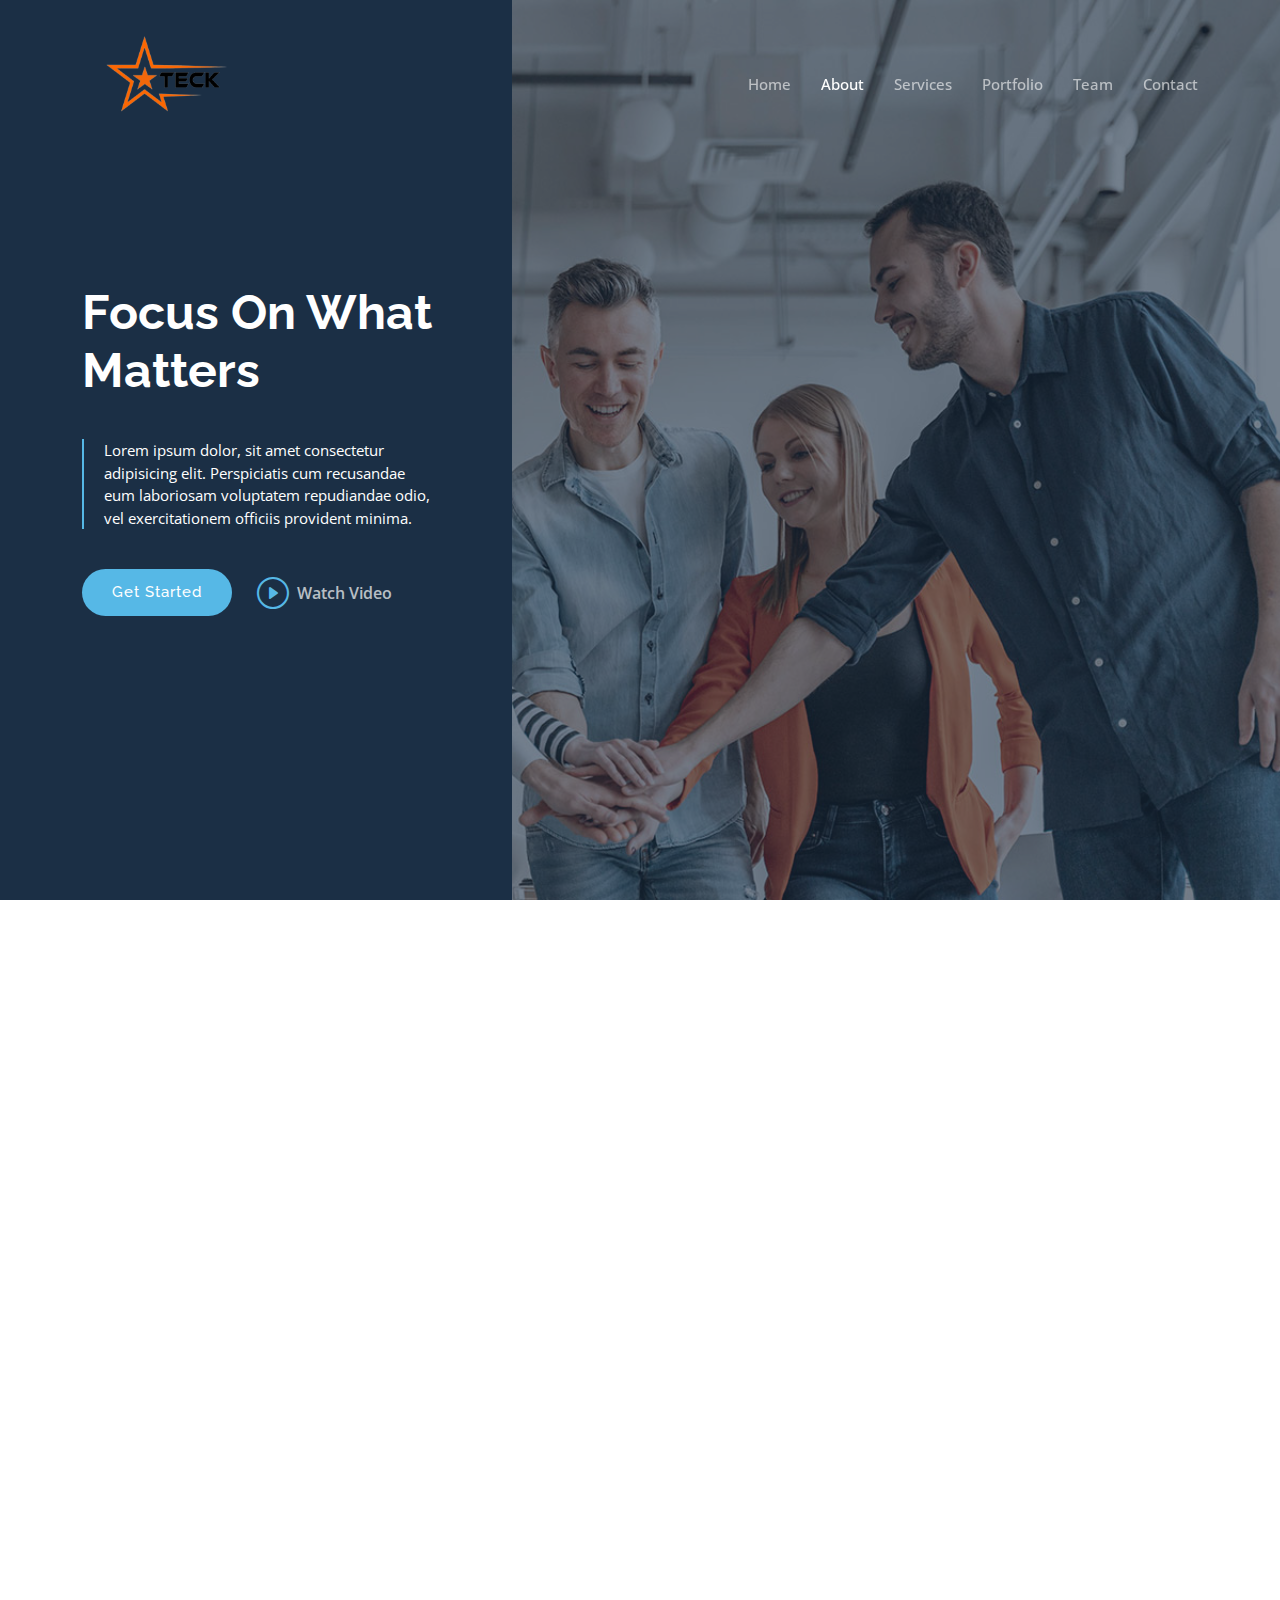
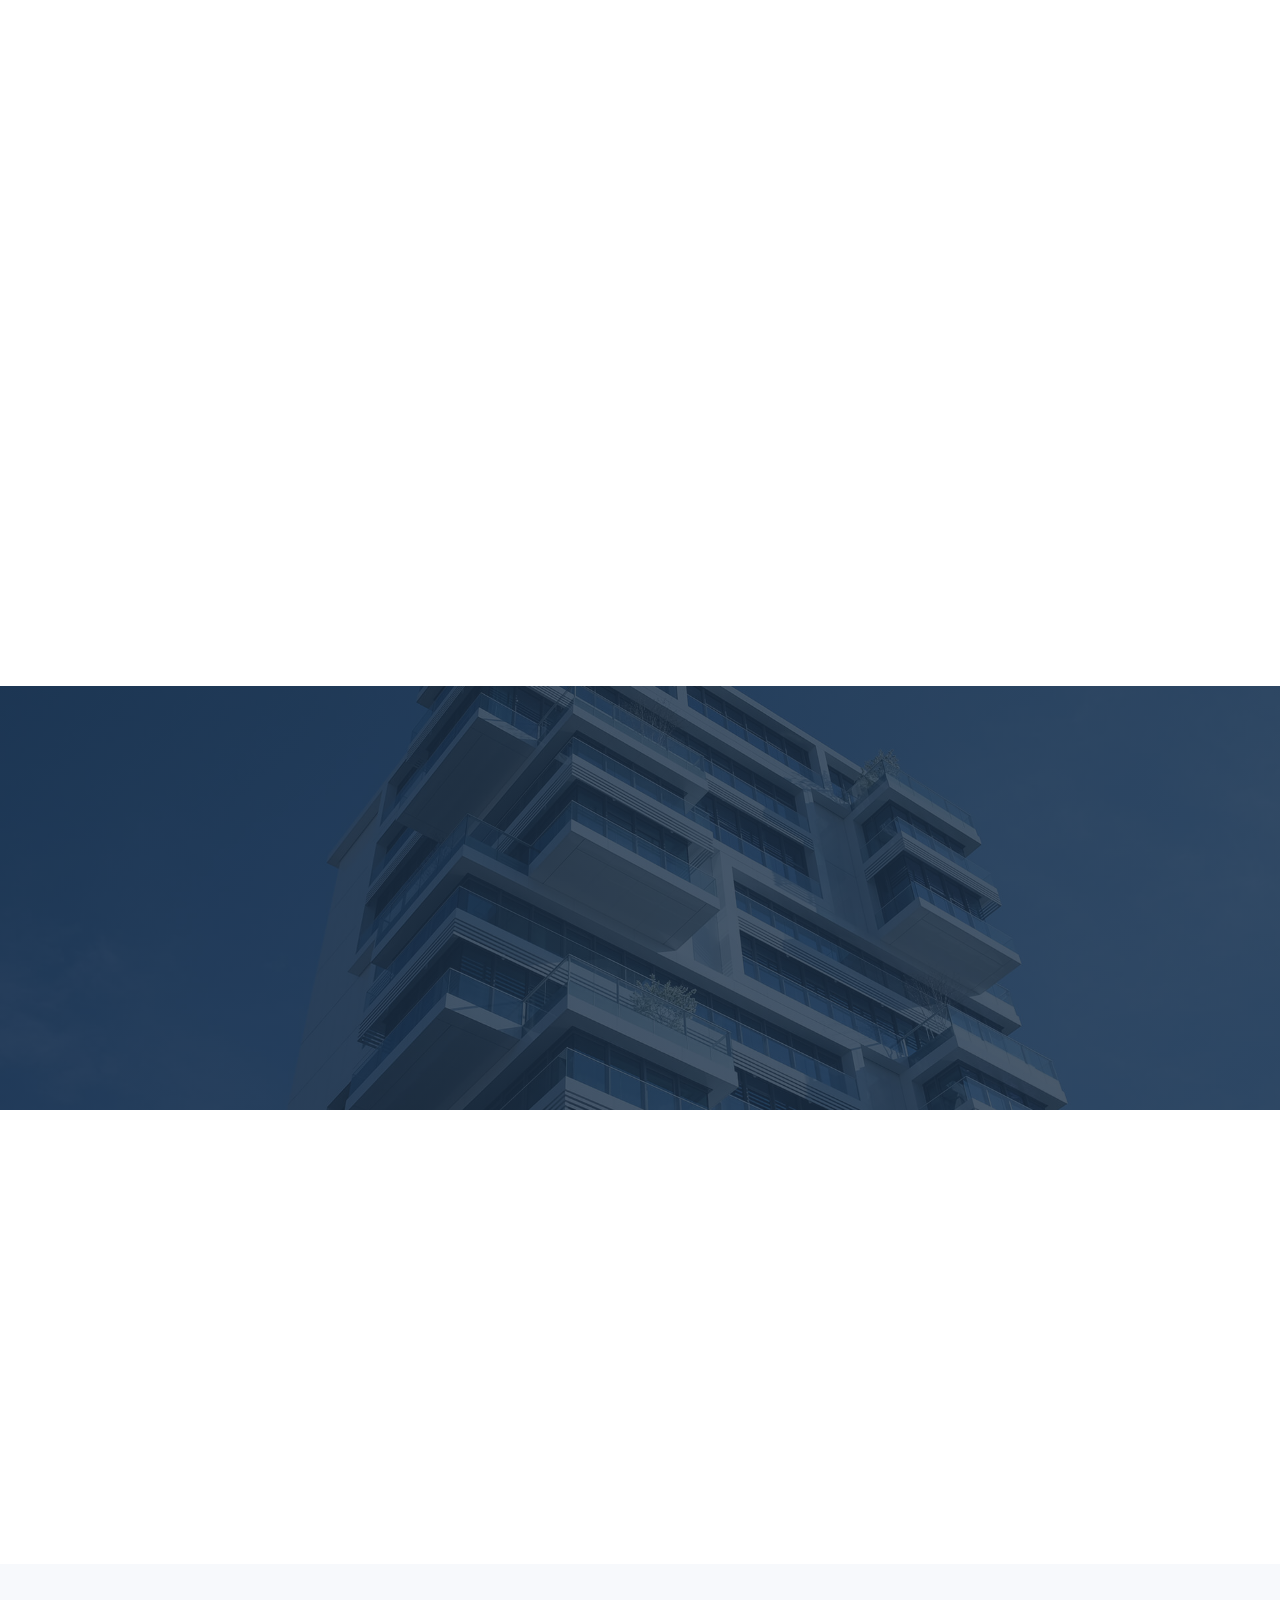
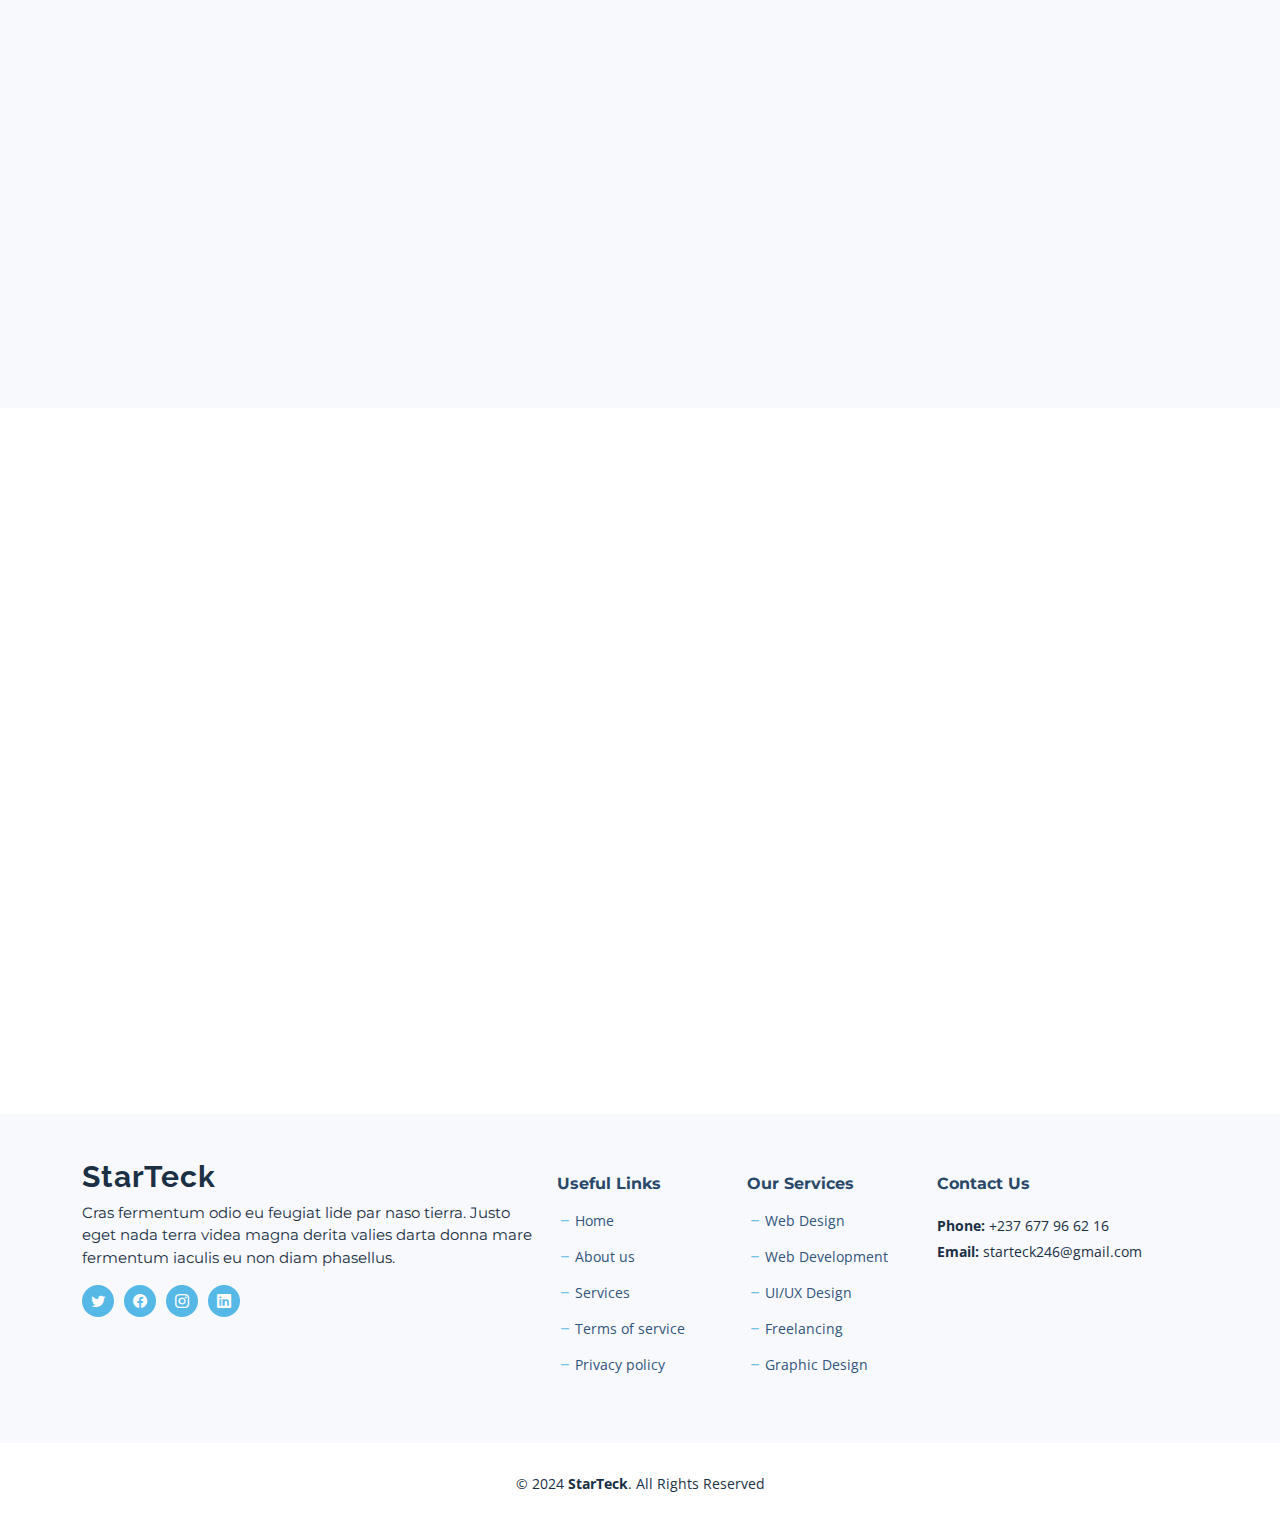
<file: index.html>
<!DOCTYPE html>
<html lang="en">

<head>
  <meta charset="utf-8">
  <meta content="width=device-width, initial-scale=1.0" name="viewport">

  <title>StarTeck</title>
  <meta content="" name="description">
  <meta content="" name="keywords">

  <!-- Favicons -->
  <link href="assets/img/favicon.png" rel="icon">
  <link href="assets/img/apple-touch-icon.png" rel="apple-touch-icon">

  <!-- Google Fonts -->
  <link rel="preconnect" href="https://fonts.googleapis.com">
  <link rel="preconnect" href="https://fonts.gstatic.com" crossorigin>
  <link href="https://fonts.googleapis.com/css2?family=Open+Sans:ital,wght@0,300;0,400;0,500;0,600;0,700;1,300;1,400;1,600;1,700&family=Montserrat:ital,wght@0,300;0,400;0,500;0,600;0,700;1,300;1,400;1,500;1,600;1,700&family=Raleway:ital,wght@0,300;0,400;0,500;0,600;0,700;1,300;1,400;1,500;1,600;1,700&display=swap" rel="stylesheet">

  <!-- Vendor CSS Files -->
  <link href="assets/vendor/bootstrap/css/bootstrap.min.css" rel="stylesheet">
  <link href="assets/vendor/bootstrap-icons/bootstrap-icons.css" rel="stylesheet">
  <link href="assets/vendor/aos/aos.css" rel="stylesheet">
  <link href="assets/vendor/glightbox/css/glightbox.min.css" rel="stylesheet">
  <link href="assets/vendor/swiper/swiper-bundle.min.css" rel="stylesheet">
  <link href="assets/vendor/remixicon/remixicon.css" rel="stylesheet">

  <!-- Template Main CSS File -->
  <link href="assets/css/main.css" rel="stylesheet">

  <!-- =======================================================
  * Template Name: Nova
  * Updated: Sep 18 2023 with Bootstrap v5.3.2
  * Template URL: https://bootstrapmade.com/nova-bootstrap-business-template/
  * Author: BootstrapMade.com
  * License: https://bootstrapmade.com/license/
  ======================================================== -->
</head>

<body class="page-index">

  <!-- ======= Header ======= -->
  <header id="header" class="header d-flex align-items-center fixed-top">
    <div class="container-fluid container-xl d-flex align-items-center justify-content-between">

      <a href="index.html" class="logo d-flex align-items-center">
        <img src="assets/img/STlogo2.png" alt=""> 
      </a>

      <i class="mobile-nav-toggle mobile-nav-show bi bi-list"></i>
      <i class="mobile-nav-toggle mobile-nav-hide d-none bi bi-x"></i>

      <nav id="navbar" class="navbar">
        <ul>
          <li><a href="index.html">Home</a></li>
          <li><a href="about.html" class="active">About</a></li>
          <li><a href="services.html">Services</a></li>
          <li><a href="portfolio.html">Portfolio</a></li>
          <li><a href="team.html">Team</a></li>
          <li><a href="contact.html">Contact</a></li>
        </ul>
      </nav><!-- .navbar -->

    </div>
  </header><!-- End Header -->

  <!-- ======= Hero Section ======= -->
  <section id="hero" class="hero d-flex align-items-center">
    <div class="container">
      <div class="row">
        <div class="col-xl-4">
          <h2 data-aos="fade-up">Focus On What Matters</h2>
          <blockquote data-aos="fade-up" data-aos-delay="100">
            <p>Lorem ipsum dolor, sit amet consectetur adipisicing elit. Perspiciatis cum recusandae eum laboriosam voluptatem repudiandae odio, vel exercitationem officiis provident minima. </p>
          </blockquote>
          <div class="d-flex" data-aos="fade-up" data-aos-delay="200">
            <a href="#about" class="btn-get-started">Get Started</a>
            <a href="https://www.youtube.com/watch?v=LXb3EKWsInQ" class="glightbox btn-watch-video d-flex align-items-center"><i class="bi bi-play-circle"></i><span>Watch Video</span></a>
          </div>

        </div>
      </div>
    </div>
  </section><!-- End Hero Section -->

  <main id="main">

    <!-- ======= Why Choose Us Section ======= -->
    <section id="why-us" class="why-us">
      <div class="container" data-aos="fade-up">

        <div class="section-header">
          <h2>Why Choose Us</h2>

        </div>

        <div class="row g-0" data-aos="fade-up" data-aos-delay="200">

          <div class="col-xl-5 img-bg" style="background-image: url('assets/img/why-us-bg.jpg')"></div>
          <div class="col-xl-7 slides  position-relative">

            <div class="slides-1 swiper">
              <div class="swiper-wrapper">

                <div class="swiper-slide">
                  <div class="item">
                    <h3 class="mb-3">Let's grow your business together</h3>
                    <h4 class="mb-3">Optio reiciendis accusantium iusto architecto at quia minima maiores quidem, dolorum.</h4>
                    <p>Lorem ipsum dolor sit amet consectetur adipisicing elit. Repellendus, ipsam perferendis asperiores explicabo vel tempore velit totam, natus nesciunt accusantium dicta quod quibusdam ipsum maiores nobis non, eum. Ullam reiciendis dignissimos laborum aut, magni voluptatem velit doloribus quas sapiente optio.</p>
                  </div>
                </div><!-- End slide item -->

                <div class="swiper-slide">
                  <div class="item">
                    <h3 class="mb-3">Unde perspiciatis ut repellat dolorem</h3>
                    <h4 class="mb-3">Amet cumque nam sed voluptas doloribus iusto. Dolorem eos aliquam quis.</h4>
                    <p>Dolorem quia fuga consectetur voluptatem. Earum consequatur nulla maxime necessitatibus cum accusamus. Voluptatem dolorem ut numquam dolorum delectus autem veritatis facilis. Et ea ut repellat ea. Facere est dolores fugiat dolor.</p>
                  </div>
                </div><!-- End slide item -->

                <div class="swiper-slide">
                  <div class="item">
                    <h3 class="mb-3">Aliquid non alias minus</h3>
                    <h4 class="mb-3">Necessitatibus voluptatibus explicabo dolores a vitae voluptatum.</h4>
                    <p>Neque voluptates aut. Soluta aut perspiciatis porro deserunt. Voluptate ut itaque velit. Aut consectetur voluptatem aspernatur sequi sit laborum. Voluptas enim dolorum fugiat aut.</p>
                  </div>
                </div><!-- End slide item -->

                <div class="swiper-slide">
                  <div class="item">
                    <h3 class="mb-3">Necessitatibus suscipit non voluptatem quibusdam</h3>
                    <h4 class="mb-3">Tempora quos est ut quia adipisci ut voluptas. Deleniti laborum soluta nihil est. Eum similique neque autem ut.</h4>
                    <p>Ut rerum et autem vel. Et rerum molestiae aut sit vel incidunt sit at voluptatem. Saepe dolorem et sed voluptate impedit. Ad et qui sint at qui animi animi rerum.</p>
                  </div>
                </div><!-- End slide item -->

              </div>
              <div class="swiper-pagination"></div>
            </div>
            <div class="swiper-button-prev"></div>
            <div class="swiper-button-next"></div>
          </div>

        </div>

      </div>
    </section><!-- End Why Choose Us Section -->

    <!-- ======= Our Services Section ======= -->
    <section id="services-list" class="services-list">
      <div class="container" data-aos="fade-up">

        <div class="section-header">
          <h2>Our Services</h2>

        </div>

        <div class="row gy-5">

          <div class="col-lg-4 col-md-6 service-item d-flex" data-aos="fade-up" data-aos-delay="100">
            <div class="icon flex-shrink-0"><i class="bi bi-briefcase" style="color: #f57813;"></i></div>
            <div>
              <h4 class="title"><a href="#" class="stretched-link">Lorem Ipsum</a></h4>
              <p class="description">Voluptatum deleniti atque corrupti quos dolores et quas molestias excepturi sint occaecati cupiditate non provident</p>
            </div>
          </div>
          <!-- End Service Item -->

          <div class="col-lg-4 col-md-6 service-item d-flex" data-aos="fade-up" data-aos-delay="200">
            <div class="icon flex-shrink-0"><i class="bi bi-card-checklist" style="color: #15a04a;"></i></div>
            <div>
              <h4 class="title"><a href="#" class="stretched-link">Dolor Sitema</a></h4>
              <p class="description">Minim veniam, quis nostrud exercitation ullamco laboris nisi ut aliquip ex ea commodo consequat tarad limino ata</p>
            </div>
          </div><!-- End Service Item -->

          <div class="col-lg-4 col-md-6 service-item d-flex" data-aos="fade-up" data-aos-delay="300">
            <div class="icon flex-shrink-0"><i class="bi bi-bar-chart" style="color: #d90769;"></i></div>
            <div>
              <h4 class="title"><a href="#" class="stretched-link">Sed ut perspiciatis</a></h4>
              <p class="description">Duis aute irure dolor in reprehenderit in voluptate velit esse cillum dolore eu fugiat nulla pariatur</p>
            </div>
          </div><!-- End Service Item -->

          <div class="col-lg-4 col-md-6 service-item d-flex" data-aos="fade-up" data-aos-delay="400">
            <div class="icon flex-shrink-0"><i class="bi bi-binoculars" style="color: #15bfbc;"></i></div>
            <div>
              <h4 class="title"><a href="#" class="stretched-link">Magni Dolores</a></h4>
              <p class="description">Excepteur sint occaecat cupidatat non proident, sunt in culpa qui officia deserunt mollit anim id est laborum</p>
            </div>
          </div><!-- End Service Item -->

          <div class="col-lg-4 col-md-6 service-item d-flex" data-aos="fade-up" data-aos-delay="500">
            <div class="icon flex-shrink-0"><i class="bi bi-brightness-high" style="color: #f5cf13;"></i></div>
            <div>
              <h4 class="title"><a href="#" class="stretched-link">Nemo Enim</a></h4>
              <p class="description">At vero eos et accusamus et iusto odio dignissimos ducimus qui blanditiis praesentium voluptatum deleniti atque</p>
            </div>
          </div><!-- End Service Item -->

          <div class="col-lg-4 col-md-6 service-item d-flex" data-aos="fade-up" data-aos-delay="600">
            <div class="icon flex-shrink-0"><i class="bi bi-calendar4-week" style="color: #1335f5;"></i></div>
            <div>
              <h4 class="title"><a href="#" class="stretched-link">Eiusmod Tempor</a></h4>
              <p class="description">Et harum quidem rerum facilis est et expedita distinctio. Nam libero tempore, cum soluta nobis est eligendi</p>
            </div>
          </div><!-- End Service Item -->

        </div>

      </div>
    </section><!-- End Our Services Section -->

    <!-- ======= Call To Action Section ======= -->
    <section id="call-to-action" class="call-to-action">
      <div class="container" data-aos="fade-up">
        <div class="row justify-content-center">
          <div class="col-lg-6 text-center">
            <h3>Ut fugiat aliquam aut non</h3>
            <p>Duis aute irure dolor in reprehenderit in voluptate velit esse cillum dolore eu fugiat nulla pariatur. Excepteur sint occaecat cupidatat non proident.</p>
            <a class="cta-btn" href="#">Call To Action</a>
          </div>
        </div>

      </div>
    </section><!-- End Call To Action Section -->

    <!-- ======= Features Section ======= -->
    <section id="features" class="features">

      <div class="container" data-aos="fade-up">
        <div class="row">
          <div class="col-lg-7" data-aos="fade-up" data-aos-delay="100">
            <h3>Powerful Features for <br>Your Business</h3>

            <div class="row gy-4">

              <div class="col-md-6">
                <div class="icon-list d-flex">
                  <i class="ri-store-line" style="color: #ffbb2c;"></i>
                  <span>Easy Cart Features</span>
                </div>
              </div><!-- End Icon List Item-->

              <div class="col-md-6">
                <div class="icon-list d-flex">
                  <i class="ri-bar-chart-box-line" style="color: #5578ff;"></i>
                  <span>Sit amet consectetur adipisicing</span>
                </div>
              </div><!-- End Icon List Item-->

              <div class="col-md-6">
                <div class="icon-list d-flex">
                  <i class="ri-calendar-todo-line" style="color: #e80368;"></i>
                  <span>Ipsum Rerum Explicabo</span>
                </div>
              </div><!-- End Icon List Item-->

              <div class="col-md-6">
                <div class="icon-list d-flex">
                  <i class="ri-paint-brush-line" style="color: #e361ff;"></i>
                  <span>Easy Cart Features</span>
                </div>
              </div><!-- End Icon List Item-->

              <div class="col-md-6">
                <div class="icon-list d-flex">
                  <i class="ri-database-2-line" style="color: #47aeff;"></i>
                  <span>Easy Cart Features</span>
                </div>
              </div><!-- End Icon List Item-->

              <div class="col-md-6">
                <div class="icon-list d-flex">
                  <i class="ri-gradienter-line" style="color: #ffa76e;"></i>
                  <span>Sit amet consectetur adipisicing</span>
                </div>
              </div><!-- End Icon List Item-->

              <div class="col-md-6">
                <div class="icon-list d-flex">
                  <i class="ri-file-list-3-line" style="color: #11dbcf;"></i>
                  <span>Ipsum Rerum Explicabo</span>
                </div>
              </div><!-- End Icon List Item-->

              <div class="col-md-6">
                <div class="icon-list d-flex">
                  <i class="ri-base-station-line" style="color: #ff5828;"></i>
                  <span>Easy Cart Features</span>
                </div>
              </div><!-- End Icon List Item-->
            </div>
          </div>
          <div class="col-lg-5 position-relative" data-aos="fade-up" data-aos-delay="200">
            <div class="phone-wrap">
              <img src="assets/img/iphone.png" alt="Image" class="img-fluid">
            </div>
          </div>
        </div>

      </div>

      <div class="details">
        <div class="container" data-aos="fade-up" data-aos-delay="300">
          <div class="row">
            <div class="col-md-6">
              <h4>Labore Sdio Lidui<br>Bonde Naruto</h4>
              <p>Lorem ipsum dolor sit amet, consectetur adipisicing elit. Numquam nostrum molestias doloremque quae delectus odit minima corrupti blanditiis quo animi!</p>
              <a href="#about" class="btn-get-started">Get Started</a>
            </div>
          </div>

        </div>
      </div>

    </section><!-- End Features Section -->

    <!-- ======= Recent Blog Posts Section ======= -->
    <section id="recent-posts" class="recent-posts">
      <div class="container" data-aos="fade-up">

        <div class="section-header">
          <h2>Recent Blog Posts</h2>

        </div>

        <div class="row gy-5">

          <div class="col-xl-3 col-md-6" data-aos="fade-up" data-aos-delay="100">
            <div class="post-box">
              <div class="post-img"><img src="assets/img/blog/blog-1.jpg" class="img-fluid" alt=""></div>
              <div class="meta">
                <span class="post-date">Tue, December 12</span>
                <span class="post-author"> / Julia Parker</span>
              </div>
              <h3 class="post-title">Eum ad dolor et. Autem aut fugiat debitis</h3>
              <p>Illum voluptas ab enim placeat. Adipisci enim velit nulla. Vel omnis laudantium. Asperiores eum ipsa est officiis. Modi qui magni est...</p>
              <a href="blog-details.html" class="readmore stretched-link"><span>Read More</span><i class="bi bi-arrow-right"></i></a>
            </div>
          </div>

          <div class="col-xl-3 col-md-6" data-aos="fade-up" data-aos-delay="200">
            <div class="post-box">
              <div class="post-img"><img src="assets/img/blog/blog-2.jpg" class="img-fluid" alt=""></div>
              <div class="meta">
                <span class="post-date">Fri, September 05</span>
                <span class="post-author"> / Mario Douglas</span>
              </div>
              <h3 class="post-title">Et repellendus molestiae qui est sed omnis</h3>
              <p>Voluptatem nesciunt omnis libero autem tempora enim ut ipsam id. Odit quia ab eum assumenda. Quisquam omnis doloribus...</p>
              <a href="blog-details.html" class="readmore stretched-link"><span>Read More</span><i class="bi bi-arrow-right"></i></a>
            </div>
          </div>

          <div class="col-xl-3 col-md-6" data-aos="fade-up" data-aos-delay="300">
            <div class="post-box">
              <div class="post-img"><img src="assets/img/blog/blog-3.jpg" class="img-fluid" alt=""></div>
              <div class="meta">
                <span class="post-date">Tue, July 27</span>
                <span class="post-author"> / Lisa Hunter</span>
              </div>
              <h3 class="post-title">Quia assumenda est et veritati</h3>
              <p>Quia nam eaque omnis explicabo similique eum quaerat similique laboriosam. Quis omnis repellat sed quae consectetur magnam...</p>
              <a href="blog-details.html" class="readmore stretched-link"><span>Read More</span><i class="bi bi-arrow-right"></i></a>
            </div>
          </div>

          <div class="col-xl-3 col-md-6" data-aos="fade-up" data-aos-delay="400">
            <div class="post-box">
              <div class="post-img"><img src="assets/img/blog/blog-4.jpg" class="img-fluid" alt=""></div>
              <div class="meta">
                <span class="post-date">Tue, Sep 16</span>
                <span class="post-author"> / Mario Douglas</span>
              </div>
              <h3 class="post-title">Pariatur quia facilis similique deleniti</h3>
              <p>Et consequatur eveniet nam voluptas commodi cumque ea est ex. Aut quis omnis sint ipsum earum quia eligendi...</p>
              <a href="blog-details.html" class="readmore stretched-link"><span>Read More</span><i class="bi bi-arrow-right"></i></a>
            </div>
          </div>

        </div>

      </div>
    </section><!-- End Recent Blog Posts Section -->

  </main><!-- End #main -->

  <!-- ======= Footer ======= -->
  <footer id="footer" class="footer">

    <div class="footer-content">
      <div class="container">
        <div class="row gy-4">
          <div class="col-lg-5 col-md-12 footer-info">
            <a href="index.html" class="logo d-flex align-items-center">
              <span>StarTeck</span>
            </a>
            <p>Cras fermentum odio eu feugiat lide par naso tierra. Justo eget nada terra videa magna derita valies darta donna mare fermentum iaculis eu non diam phasellus.</p>
            <div class="social-links d-flex  mt-3">
              <a href="#" class="twitter"><i class="bi bi-twitter"></i></a>
              <a href="#" class="facebook"><i class="bi bi-facebook"></i></a>
              <a href="#" class="instagram"><i class="bi bi-instagram"></i></a>
              <a href="#" class="linkedin"><i class="bi bi-linkedin"></i></a>
            </div>
          </div>

          <div class="col-lg-2 col-6 footer-links">
            <h4>Useful Links</h4>
            <ul>
              <li><i class="bi bi-dash"></i> <a href="#">Home</a></li>
              <li><i class="bi bi-dash"></i> <a href="#">About us</a></li>
              <li><i class="bi bi-dash"></i> <a href="#">Services</a></li>
              <li><i class="bi bi-dash"></i> <a href="#">Terms of service</a></li>
              <li><i class="bi bi-dash"></i> <a href="#">Privacy policy</a></li>
            </ul>
          </div>

          <div class="col-lg-2 col-6 footer-links">
            <h4>Our Services</h4>
            <ul>
              <li><i class="bi bi-dash"></i> <a href="#">Web Design</a></li>
              <li><i class="bi bi-dash"></i> <a href="#">Web Development</a></li>
              <li><i class="bi bi-dash"></i> <a href="#">UI/UX Design</a></li>
              <li><i class="bi bi-dash"></i> <a href="#">Freelancing</a></li>
              <li><i class="bi bi-dash"></i> <a href="#">Graphic Design</a></li>
            </ul>
          </div>

          <div class="col-lg-3 col-md-12 footer-contact text-center text-md-start">
            <h4>Contact Us</h4>
            <p>
              <strong>Phone:</strong> +237 677 96 62 16<br>
              <strong>Email:</strong> starteck246@gmail.com<br>
            </p>

          </div>

        </div>
      </div>
    </div>

    <div class="footer-legal">
      <div class="container">
        <div class="copyright">
          &copy; 2024 <strong><span>StarTeck</span></strong>. All Rights Reserved
        </div>
      </div>
    </div>
  </footer><!-- End Footer --><!-- End Footer -->


  <a href="#" class="scroll-top d-flex align-items-center justify-content-center"><i class="bi bi-arrow-up-short"></i></a>

  <div id="preloader"></div>

  <!-- Vendor JS Files -->
  <script src="assets/vendor/bootstrap/js/bootstrap.bundle.min.js"></script>
  <script src="assets/vendor/aos/aos.js"></script>
  <script src="assets/vendor/glightbox/js/glightbox.min.js"></script>
  <script src="assets/vendor/swiper/swiper-bundle.min.js"></script>
  <script src="assets/vendor/isotope-layout/isotope.pkgd.min.js"></script>
  <script src="assets/vendor/php-email-form/validate.js"></script>

  <!-- Template Main JS File -->
  <script src="assets/js/main.js"></script>

</body>

</html>
</file>
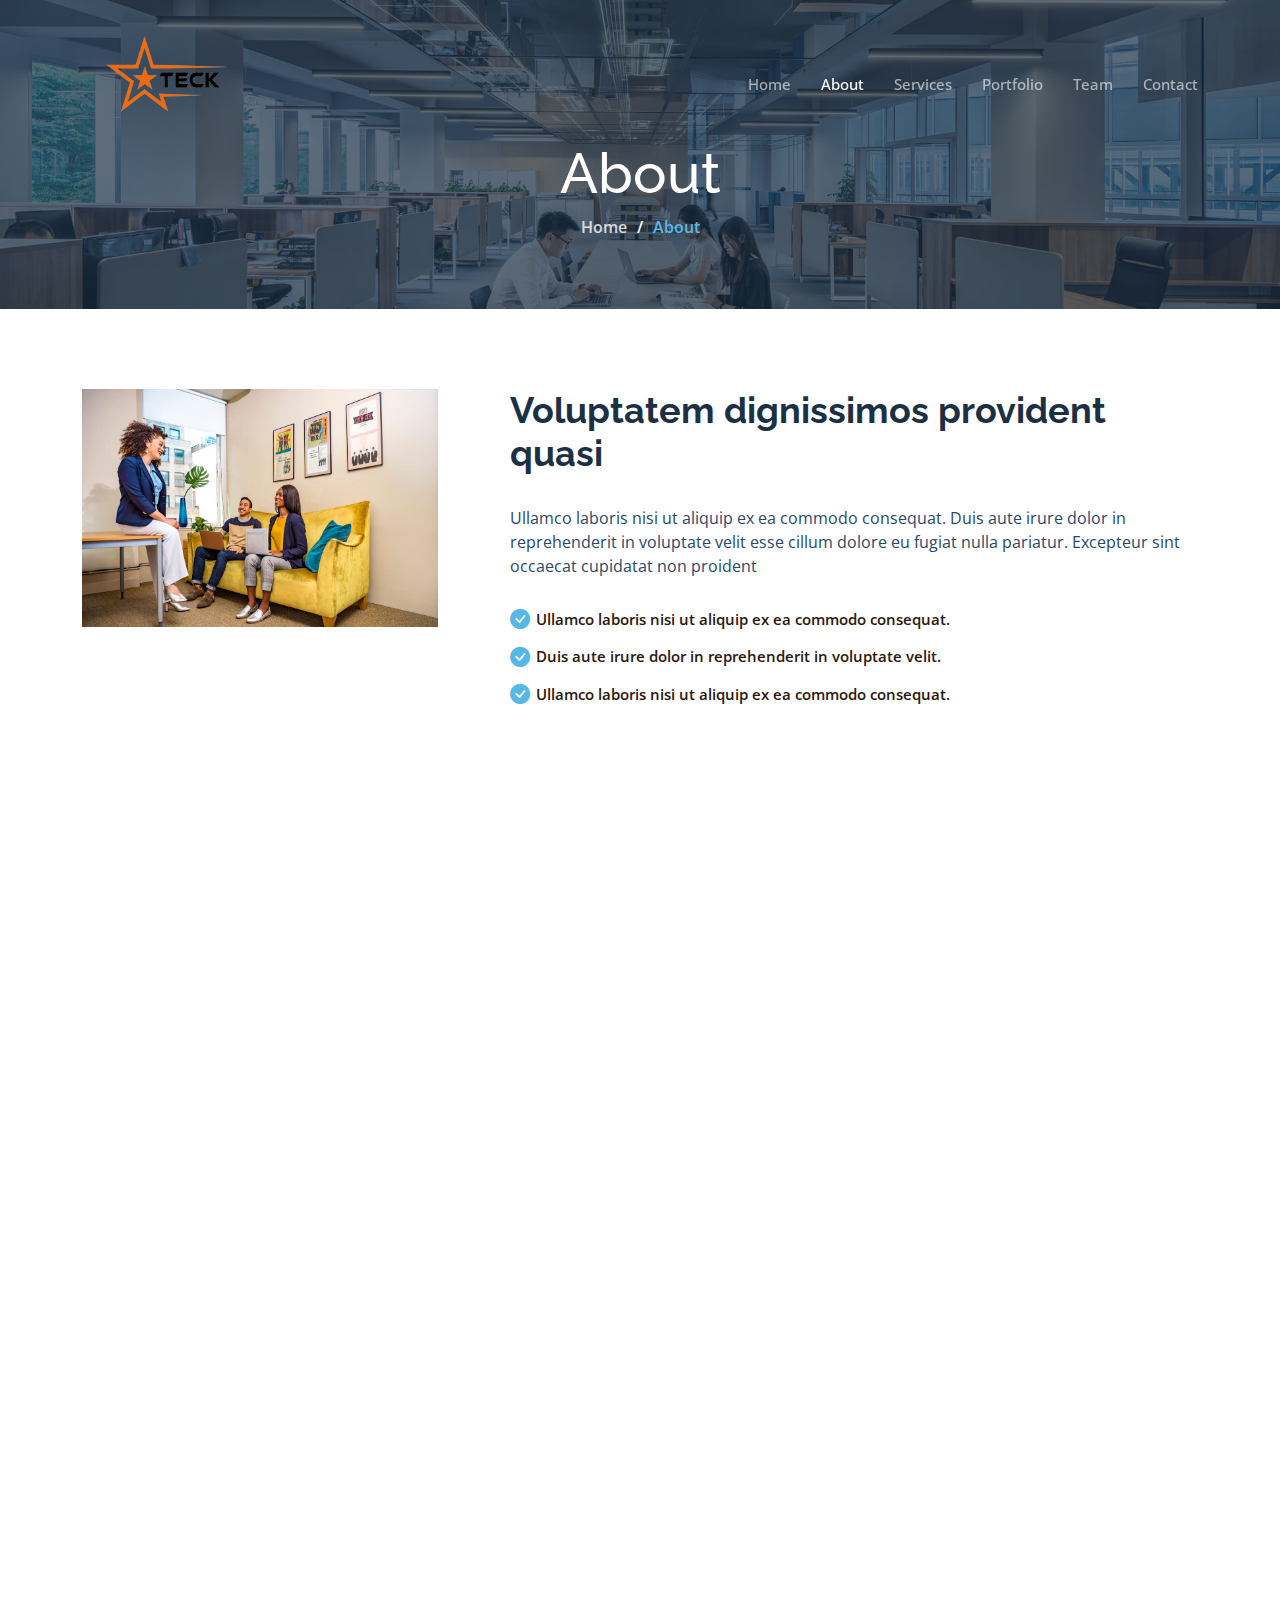
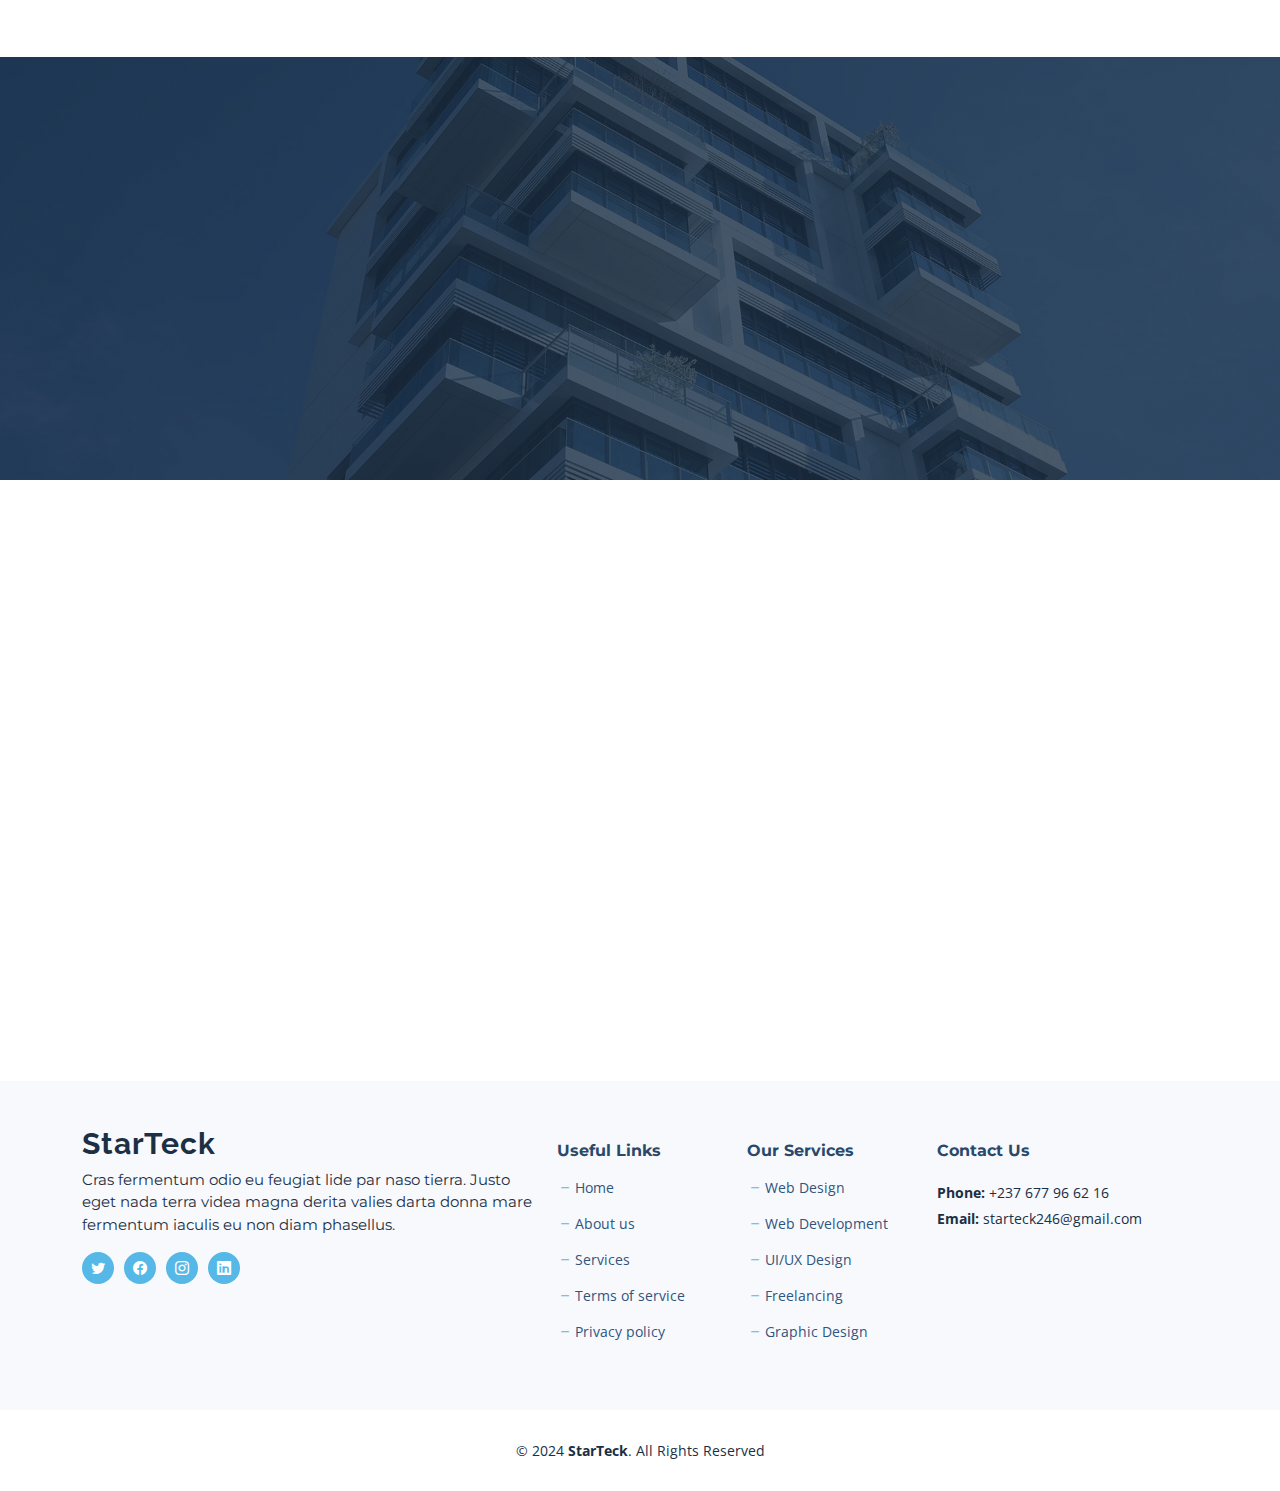
<file: about.html>
<!DOCTYPE html>
<html lang="en">

<head>
  <meta charset="utf-8">
  <meta content="width=device-width, initial-scale=1.0" name="viewport">

  <title>About StarTeck</title>
  <meta content="" name="description">
  <meta content="" name="keywords">

  <!-- Favicons -->
  <link href="assets/img/favicon.png" rel="icon">
  <link href="assets/img/apple-touch-icon.png" rel="apple-touch-icon">

  <!-- Google Fonts -->
  <link rel="preconnect" href="https://fonts.googleapis.com">
  <link rel="preconnect" href="https://fonts.gstatic.com" crossorigin>
  <link href="https://fonts.googleapis.com/css2?family=Open+Sans:ital,wght@0,300;0,400;0,500;0,600;0,700;1,300;1,400;1,600;1,700&family=Montserrat:ital,wght@0,300;0,400;0,500;0,600;0,700;1,300;1,400;1,500;1,600;1,700&family=Raleway:ital,wght@0,300;0,400;0,500;0,600;0,700;1,300;1,400;1,500;1,600;1,700&display=swap" rel="stylesheet">

  <!-- Vendor CSS Files -->
  <link href="assets/vendor/bootstrap/css/bootstrap.min.css" rel="stylesheet">
  <link href="assets/vendor/bootstrap-icons/bootstrap-icons.css" rel="stylesheet">
  <link href="assets/vendor/aos/aos.css" rel="stylesheet">
  <link href="assets/vendor/glightbox/css/glightbox.min.css" rel="stylesheet">
  <link href="assets/vendor/swiper/swiper-bundle.min.css" rel="stylesheet">
  <link href="assets/vendor/remixicon/remixicon.css" rel="stylesheet">

  <!-- Template Main CSS File -->
  <link href="assets/css/main.css" rel="stylesheet">

  <!-- =======================================================
  * Template Name: Nova
  * Updated: Sep 18 2023 with Bootstrap v5.3.2
  * Template URL: https://bootstrapmade.com/nova-bootstrap-business-template/
  * Author: BootstrapMade.com
  * License: https://bootstrapmade.com/license/
  ======================================================== -->
</head>

<body class="page-about">

  <!-- ======= Header ======= -->
  <header id="header" class="header d-flex align-items-center fixed-top">
    <div class="container-fluid container-xl d-flex align-items-center justify-content-between">

      <a href="index.html" class="logo d-flex align-items-center">
        <img src="assets/img/STlogo2.png" alt=""> 
      </a>

      <i class="mobile-nav-toggle mobile-nav-show bi bi-list"></i>
      <i class="mobile-nav-toggle mobile-nav-hide d-none bi bi-x"></i>

      <nav id="navbar" class="navbar">
        <ul>
          <li><a href="index.html">Home</a></li>
          <li><a href="about.html" class="active">About</a></li>
          <li><a href="services.html">Services</a></li>
          <li><a href="portfolio.html">Portfolio</a></li>
          <li><a href="team.html">Team</a></li>
          <li><a href="contact.html">Contact</a></li>
        </ul>
      </nav><!-- .navbar -->

    </div>
  </header><!-- End Header -->

  <main id="main">

    <!-- ======= Breadcrumbs ======= -->
    <div class="breadcrumbs d-flex align-items-center" style="background-image: url('assets/img/about-header.jpg');">
      <div class="container position-relative d-flex flex-column align-items-center">

        <h2>About</h2>
        <ol>
          <li><a href="index.html">Home</a></li>
          <li>About</li>
        </ol>

      </div>
    </div><!-- End Breadcrumbs -->

    <!-- ======= About Section ======= -->
    <section id="about" class="about">
      <div class="container" data-aos="fade-up">

        <div class="row gy-4" data-aos="fade-up">
          <div class="col-lg-4">
            <img src="assets/img/about.jpg" class="img-fluid" alt="">
          </div>
          <div class="col-lg-8">
            <div class="content ps-lg-5">
              <h3>Voluptatem dignissimos provident quasi</h3>
              <p>
                Ullamco laboris nisi ut aliquip ex ea commodo consequat. Duis aute irure dolor in reprehenderit in voluptate
                velit esse cillum dolore eu fugiat nulla pariatur. Excepteur sint occaecat cupidatat non proident
              </p>
              <ul>
                <li><i class="bi bi-check-circle-fill"></i> Ullamco laboris nisi ut aliquip ex ea commodo consequat.</li>
                <li><i class="bi bi-check-circle-fill"></i> Duis aute irure dolor in reprehenderit in voluptate velit.</li>
                <li><i class="bi bi-check-circle-fill"></i> Ullamco laboris nisi ut aliquip ex ea commodo consequat.</li>
              </ul>
            </div>
          </div>
        </div>

      </div>
    </section><!-- End About Section -->

    <!-- ======= Why Choose Us Section ======= -->
    <section id="why-us" class="why-us">
      <div class="container" data-aos="fade-up">

        <div class="section-header">
          <h2>Why Choose Us</h2>

        </div>

        <div class="row g-0" data-aos="fade-up" data-aos-delay="200">

          <div class="col-xl-5 img-bg" style="background-image: url('assets/img/why-us-bg.jpg')"></div>
          <div class="col-xl-7 slides  position-relative">

            <div class="slides-1 swiper">
              <div class="swiper-wrapper">

                <div class="swiper-slide">
                  <div class="item">
                    <h3 class="mb-3">Let's grow your business together</h3>
                    <h4 class="mb-3">Optio reiciendis accusantium iusto architecto at quia minima maiores quidem, dolorum.</h4>
                    <p>Lorem ipsum dolor sit amet consectetur adipisicing elit. Repellendus, ipsam perferendis asperiores explicabo vel tempore velit totam, natus nesciunt accusantium dicta quod quibusdam ipsum maiores nobis non, eum. Ullam reiciendis dignissimos laborum aut, magni voluptatem velit doloribus quas sapiente optio.</p>
                  </div>
                </div><!-- End slide item -->

                <div class="swiper-slide">
                  <div class="item">
                    <h3 class="mb-3">Unde perspiciatis ut repellat dolorem</h3>
                    <h4 class="mb-3">Amet cumque nam sed voluptas doloribus iusto. Dolorem eos aliquam quis.</h4>
                    <p>Dolorem quia fuga consectetur voluptatem. Earum consequatur nulla maxime necessitatibus cum accusamus. Voluptatem dolorem ut numquam dolorum delectus autem veritatis facilis. Et ea ut repellat ea. Facere est dolores fugiat dolor.</p>
                  </div>
                </div><!-- End slide item -->

                <div class="swiper-slide">
                  <div class="item">
                    <h3 class="mb-3">Aliquid non alias minus</h3>
                    <h4 class="mb-3">Necessitatibus voluptatibus explicabo dolores a vitae voluptatum.</h4>
                    <p>Neque voluptates aut. Soluta aut perspiciatis porro deserunt. Voluptate ut itaque velit. Aut consectetur voluptatem aspernatur sequi sit laborum. Voluptas enim dolorum fugiat aut.</p>
                  </div>
                </div><!-- End slide item -->

                <div class="swiper-slide">
                  <div class="item">
                    <h3 class="mb-3">Necessitatibus suscipit non voluptatem quibusdam</h3>
                    <h4 class="mb-3">Tempora quos est ut quia adipisci ut voluptas. Deleniti laborum soluta nihil est. Eum similique neque autem ut.</h4>
                    <p>Ut rerum et autem vel. Et rerum molestiae aut sit vel incidunt sit at voluptatem. Saepe dolorem et sed voluptate impedit. Ad et qui sint at qui animi animi rerum.</p>
                  </div>
                </div><!-- End slide item -->

              </div>
              <div class="swiper-pagination"></div>
            </div>
            <div class="swiper-button-prev"></div>
            <div class="swiper-button-next"></div>
          </div>

        </div>

      </div>
    </section><!-- End Why Choose Us Section -->

    <!-- ======= Call To Action Section ======= -->
    <section id="call-to-action" class="call-to-action">
      <div class="container" data-aos="fade-up">
        <div class="row justify-content-center">
          <div class="col-lg-6 text-center">
            <h3>Ut fugiat aliquam aut non</h3>
            <p>Duis aute irure dolor in reprehenderit in voluptate velit esse cillum dolore eu fugiat nulla pariatur. Excepteur sint occaecat cupidatat non proident.</p>
            <a class="cta-btn" href="#">Call To Action</a>
          </div>
        </div>

      </div>
    </section><!-- End Call To Action Section -->

    <!-- ======= Team Section ======= -->
    <section id="team" class="team">
      <div class="container" data-aos="fade-up">

        <div class="section-header">
          <h2>Our Team</h2>

        </div>

        <div class="row gy-4">

          <div class="col-lg-3 col-md-6" data-aos="fade-up" data-aos-delay="100">
            <div class="team-member">
              <div class="member-img">
                <img src="assets/img/team/team-1.jpg" class="img-fluid" alt="">
                <div class="social">
                  <a href=""><i class="bi bi-twitter"></i></a>
                  <a href=""><i class="bi bi-facebook"></i></a>
                  <a href=""><i class="bi bi-instagram"></i></a>
                  <a href=""><i class="bi bi-linkedin"></i></a>
                </div>
              </div>
              <div class="member-info">
                <h4>Walter White</h4>
                <span>Chief Executive Officer</span>
              </div>
            </div>
          </div><!-- End Team Member -->

          <div class="col-lg-3 col-md-6" data-aos="fade-up" data-aos-delay="200">
            <div class="team-member">
              <div class="member-img">
                <img src="assets/img/team/team-2.jpg" class="img-fluid" alt="">
                <div class="social">
                  <a href=""><i class="bi bi-twitter"></i></a>
                  <a href=""><i class="bi bi-facebook"></i></a>
                  <a href=""><i class="bi bi-instagram"></i></a>
                  <a href=""><i class="bi bi-linkedin"></i></a>
                </div>
              </div>
              <div class="member-info">
                <h4>Sarah Jhonson</h4>
                <span>Product Manager</span>
              </div>
            </div>
          </div><!-- End Team Member -->

          <div class="col-lg-3 col-md-6" data-aos="fade-up" data-aos-delay="300">
            <div class="team-member">
              <div class="member-img">
                <img src="assets/img/team/team-3.jpg" class="img-fluid" alt="">
                <div class="social">
                  <a href=""><i class="bi bi-twitter"></i></a>
                  <a href=""><i class="bi bi-facebook"></i></a>
                  <a href=""><i class="bi bi-instagram"></i></a>
                  <a href=""><i class="bi bi-linkedin"></i></a>
                </div>
              </div>
              <div class="member-info">
                <h4>William Anderson</h4>
                <span>CTO</span>
              </div>
            </div>
          </div><!-- End Team Member -->

          <div class="col-lg-3 col-md-6" data-aos="fade-up" data-aos-delay="400">
            <div class="team-member">
              <div class="member-img">
                <img src="assets/img/team/team-4.jpg" class="img-fluid" alt="">
                <div class="social">
                  <a href=""><i class="bi bi-twitter"></i></a>
                  <a href=""><i class="bi bi-facebook"></i></a>
                  <a href=""><i class="bi bi-instagram"></i></a>
                  <a href=""><i class="bi bi-linkedin"></i></a>
                </div>
              </div>
              <div class="member-info">
                <h4>Amanda Jepson</h4>
                <span>Accountant</span>
              </div>
            </div>
          </div><!-- End Team Member -->

        </div>

      </div>
    </section><!-- End Team Section -->

  </main><!-- End #main -->

  <!-- ======= Footer ======= -->
  <footer id="footer" class="footer">

    <div class="footer-content">
      <div class="container">
        <div class="row gy-4">
          <div class="col-lg-5 col-md-12 footer-info">
            <a href="index.html" class="logo d-flex align-items-center">
              <span>StarTeck</span>
            </a>
            <p>Cras fermentum odio eu feugiat lide par naso tierra. Justo eget nada terra videa magna derita valies darta donna mare fermentum iaculis eu non diam phasellus.</p>
            <div class="social-links d-flex  mt-3">
              <a href="#" class="twitter"><i class="bi bi-twitter"></i></a>
              <a href="#" class="facebook"><i class="bi bi-facebook"></i></a>
              <a href="#" class="instagram"><i class="bi bi-instagram"></i></a>
              <a href="#" class="linkedin"><i class="bi bi-linkedin"></i></a>
            </div>
          </div>

          <div class="col-lg-2 col-6 footer-links">
            <h4>Useful Links</h4>
            <ul>
              <li><i class="bi bi-dash"></i> <a href="#">Home</a></li>
              <li><i class="bi bi-dash"></i> <a href="#">About us</a></li>
              <li><i class="bi bi-dash"></i> <a href="#">Services</a></li>
              <li><i class="bi bi-dash"></i> <a href="#">Terms of service</a></li>
              <li><i class="bi bi-dash"></i> <a href="#">Privacy policy</a></li>
            </ul>
          </div>

          <div class="col-lg-2 col-6 footer-links">
            <h4>Our Services</h4>
            <ul>
              <li><i class="bi bi-dash"></i> <a href="#">Web Design</a></li>
              <li><i class="bi bi-dash"></i> <a href="#">Web Development</a></li>
              <li><i class="bi bi-dash"></i> <a href="#">UI/UX Design</a></li>
              <li><i class="bi bi-dash"></i> <a href="#">Freelancing</a></li>
              <li><i class="bi bi-dash"></i> <a href="#">Graphic Design</a></li>
            </ul>
          </div>

          <div class="col-lg-3 col-md-12 footer-contact text-center text-md-start">
            <h4>Contact Us</h4>
            <p>
              <strong>Phone:</strong> +237 677 96 62 16<br>
              <strong>Email:</strong> starteck246@gmail.com<br>
            </p>

          </div>

        </div>
      </div>
    </div>

    <div class="footer-legal">
      <div class="container">
        <div class="copyright">
          &copy; 2024 <strong><span>StarTeck</span></strong>. All Rights Reserved
        </div>
      </div>
    </div>
  </footer><!-- End Footer --><!-- End Footer -->

  <a href="#" class="scroll-top d-flex align-items-center justify-content-center"><i class="bi bi-arrow-up-short"></i></a>

  <div id="preloader"></div>

  <!-- Vendor JS Files -->
  <script src="assets/vendor/bootstrap/js/bootstrap.bundle.min.js"></script>
  <script src="assets/vendor/aos/aos.js"></script>
  <script src="assets/vendor/glightbox/js/glightbox.min.js"></script>
  <script src="assets/vendor/swiper/swiper-bundle.min.js"></script>
  <script src="assets/vendor/isotope-layout/isotope.pkgd.min.js"></script>
  <script src="assets/vendor/php-email-form/validate.js"></script>

  <!-- Template Main JS File -->
  <script src="assets/js/main.js"></script>

</body>

</html>
</file>
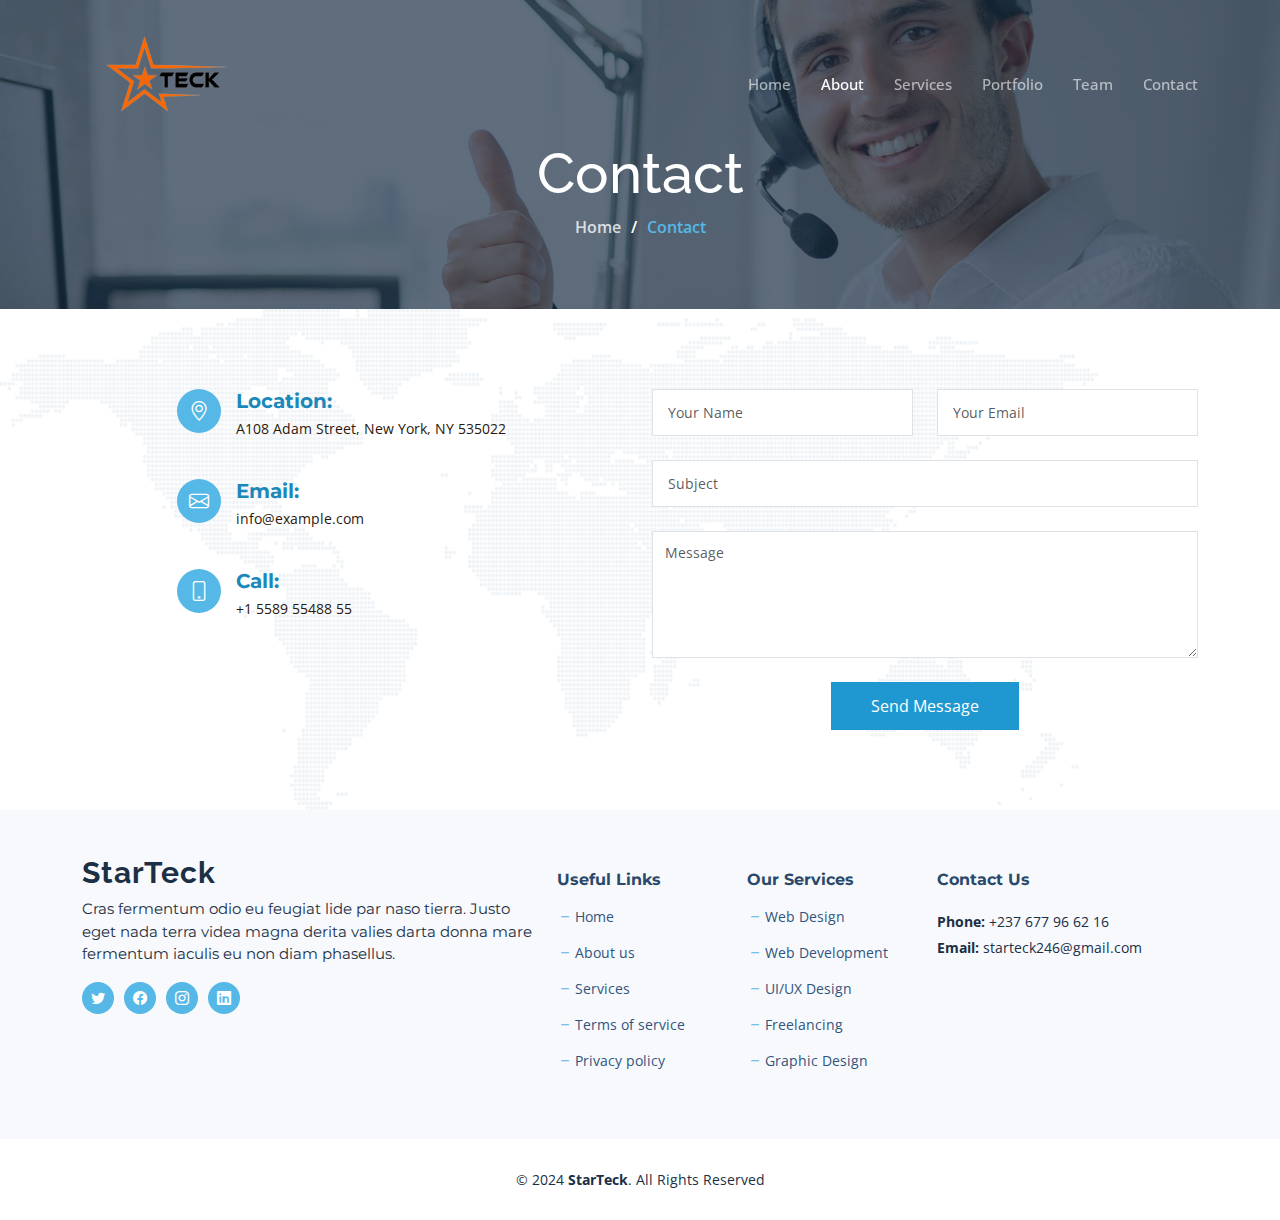
<file: contact.html>
<!DOCTYPE html>
<html lang="en">

<head>
  <meta charset="utf-8">
  <meta content="width=device-width, initial-scale=1.0" name="viewport">

  <title>StarTeck Contact</title>
  <meta content="" name="description">
  <meta content="" name="keywords">

  <!-- Favicons -->
  <link href="assets/img/favicon.png" rel="icon">
  <link href="assets/img/apple-touch-icon.png" rel="apple-touch-icon">

  <!-- Google Fonts -->
  <link rel="preconnect" href="https://fonts.googleapis.com">
  <link rel="preconnect" href="https://fonts.gstatic.com" crossorigin>
  <link href="https://fonts.googleapis.com/css2?family=Open+Sans:ital,wght@0,300;0,400;0,500;0,600;0,700;1,300;1,400;1,600;1,700&family=Montserrat:ital,wght@0,300;0,400;0,500;0,600;0,700;1,300;1,400;1,500;1,600;1,700&family=Raleway:ital,wght@0,300;0,400;0,500;0,600;0,700;1,300;1,400;1,500;1,600;1,700&display=swap" rel="stylesheet">

  <!-- Vendor CSS Files -->
  <link href="assets/vendor/bootstrap/css/bootstrap.min.css" rel="stylesheet">
  <link href="assets/vendor/bootstrap-icons/bootstrap-icons.css" rel="stylesheet">
  <link href="assets/vendor/aos/aos.css" rel="stylesheet">
  <link href="assets/vendor/glightbox/css/glightbox.min.css" rel="stylesheet">
  <link href="assets/vendor/swiper/swiper-bundle.min.css" rel="stylesheet">
  <link href="assets/vendor/remixicon/remixicon.css" rel="stylesheet">

  <!-- Template Main CSS File -->
  <link href="assets/css/main.css" rel="stylesheet">

  <!-- =======================================================
  * Template Name: Nova
  * Updated: Sep 18 2023 with Bootstrap v5.3.2
  * Template URL: https://bootstrapmade.com/nova-bootstrap-business-template/
  * Author: BootstrapMade.com
  * License: https://bootstrapmade.com/license/
  ======================================================== -->
</head>

<body class="page-contact">

  <!-- ======= Header ======= -->
  <header id="header" class="header d-flex align-items-center fixed-top">
    <div class="container-fluid container-xl d-flex align-items-center justify-content-between">

      <a href="index.html" class="logo d-flex align-items-center">
        <img src="assets/img/STlogo2.png" alt=""> 
      </a>

      <i class="mobile-nav-toggle mobile-nav-show bi bi-list"></i>
      <i class="mobile-nav-toggle mobile-nav-hide d-none bi bi-x"></i>

      <nav id="navbar" class="navbar">
        <ul>
          <li><a href="index.html">Home</a></li>
          <li><a href="about.html" class="active">About</a></li>
          <li><a href="services.html">Services</a></li>
          <li><a href="portfolio.html">Portfolio</a></li>
          <li><a href="team.html">Team</a></li>
          <li><a href="contact.html">Contact</a></li>
        </ul>
      </nav><!-- .navbar -->

    </div>
  </header><!-- End Header -->

  <main id="main">

    <!-- ======= Breadcrumbs ======= -->
    <div class="breadcrumbs d-flex align-items-center" style="background-image: url('assets/img/contact-header.jpg');">
      <div class="container position-relative d-flex flex-column align-items-center">

        <h2>Contact</h2>
        <ol>
          <li><a href="index.html">Home</a></li>
          <li>Contact</li>
        </ol>

      </div>
    </div><!-- End Breadcrumbs -->

    <!-- ======= Contact Section ======= -->
    <section id="contact" class="contact">
      <div class="container position-relative" data-aos="fade-up">

        <div class="row gy-4 d-flex justify-content-end">

          <div class="col-lg-5" data-aos="fade-up" data-aos-delay="100">

            <div class="info-item d-flex">
              <i class="bi bi-geo-alt flex-shrink-0"></i>
              <div>
                <h4>Location:</h4>
                <p>A108 Adam Street, New York, NY 535022</p>
              </div>
            </div><!-- End Info Item -->

            <div class="info-item d-flex">
              <i class="bi bi-envelope flex-shrink-0"></i>
              <div>
                <h4>Email:</h4>
                <p>info@example.com</p>
              </div>
            </div><!-- End Info Item -->

            <div class="info-item d-flex">
              <i class="bi bi-phone flex-shrink-0"></i>
              <div>
                <h4>Call:</h4>
                <p>+1 5589 55488 55</p>
              </div>
            </div><!-- End Info Item -->

          </div>

          <div class="col-lg-6" data-aos="fade-up" data-aos-delay="250">

            <form action="forms/contact.php" method="post" role="form" class="php-email-form">
              <div class="row">
                <div class="col-md-6 form-group">
                  <input type="text" name="name" class="form-control" id="name" placeholder="Your Name" required>
                </div>
                <div class="col-md-6 form-group mt-3 mt-md-0">
                  <input type="email" class="form-control" name="email" id="email" placeholder="Your Email" required>
                </div>
              </div>
              <div class="form-group mt-3">
                <input type="text" class="form-control" name="subject" id="subject" placeholder="Subject" required>
              </div>
              <div class="form-group mt-3">
                <textarea class="form-control" name="message" rows="5" placeholder="Message" required></textarea>
              </div>
              <div class="my-3">
                <div class="loading">Loading</div>
                <div class="error-message"></div>
                <div class="sent-message">Your message has been sent. Thank you!</div>
              </div>
              <div class="text-center"><button type="submit">Send Message</button></div>
            </form>

          </div><!-- End Contact Form -->

        </div>

      </div>
    </section><!-- End Contact Section -->

  </main><!-- End #main -->

  <!-- ======= Footer ======= -->
  <footer id="footer" class="footer">

    <div class="footer-content">
      <div class="container">
        <div class="row gy-4">
          <div class="col-lg-5 col-md-12 footer-info">
            <a href="index.html" class="logo d-flex align-items-center">
              <span>StarTeck</span>
            </a>
            <p>Cras fermentum odio eu feugiat lide par naso tierra. Justo eget nada terra videa magna derita valies darta donna mare fermentum iaculis eu non diam phasellus.</p>
            <div class="social-links d-flex  mt-3">
              <a href="#" class="twitter"><i class="bi bi-twitter"></i></a>
              <a href="#" class="facebook"><i class="bi bi-facebook"></i></a>
              <a href="#" class="instagram"><i class="bi bi-instagram"></i></a>
              <a href="#" class="linkedin"><i class="bi bi-linkedin"></i></a>
            </div>
          </div>

          <div class="col-lg-2 col-6 footer-links">
            <h4>Useful Links</h4>
            <ul>
              <li><i class="bi bi-dash"></i> <a href="#">Home</a></li>
              <li><i class="bi bi-dash"></i> <a href="#">About us</a></li>
              <li><i class="bi bi-dash"></i> <a href="#">Services</a></li>
              <li><i class="bi bi-dash"></i> <a href="#">Terms of service</a></li>
              <li><i class="bi bi-dash"></i> <a href="#">Privacy policy</a></li>
            </ul>
          </div>

          <div class="col-lg-2 col-6 footer-links">
            <h4>Our Services</h4>
            <ul>
              <li><i class="bi bi-dash"></i> <a href="#">Web Design</a></li>
              <li><i class="bi bi-dash"></i> <a href="#">Web Development</a></li>
              <li><i class="bi bi-dash"></i> <a href="#">UI/UX Design</a></li>
              <li><i class="bi bi-dash"></i> <a href="#">Freelancing</a></li>
              <li><i class="bi bi-dash"></i> <a href="#">Graphic Design</a></li>
            </ul>
          </div>

          <div class="col-lg-3 col-md-12 footer-contact text-center text-md-start">
            <h4>Contact Us</h4>
            <p>
              <strong>Phone:</strong> +237 677 96 62 16<br>
              <strong>Email:</strong> starteck246@gmail.com<br>
            </p>

          </div>

        </div>
      </div>
    </div>

    <div class="footer-legal">
      <div class="container">
        <div class="copyright">
          &copy; 2024 <strong><span>StarTeck</span></strong>. All Rights Reserved
        </div>
      </div>
    </div>
  </footer><!-- End Footer --><!-- End Footer -->


  <a href="#" class="scroll-top d-flex align-items-center justify-content-center"><i class="bi bi-arrow-up-short"></i></a>

  <div id="preloader"></div>

  <!-- Vendor JS Files -->
  <script src="assets/vendor/bootstrap/js/bootstrap.bundle.min.js"></script>
  <script src="assets/vendor/aos/aos.js"></script>
  <script src="assets/vendor/glightbox/js/glightbox.min.js"></script>
  <script src="assets/vendor/swiper/swiper-bundle.min.js"></script>
  <script src="assets/vendor/isotope-layout/isotope.pkgd.min.js"></script>
  <script src="assets/vendor/php-email-form/validate.js"></script>

  <!-- Template Main JS File -->
  <script src="assets/js/main.js"></script>

</body>

</html>
</file>
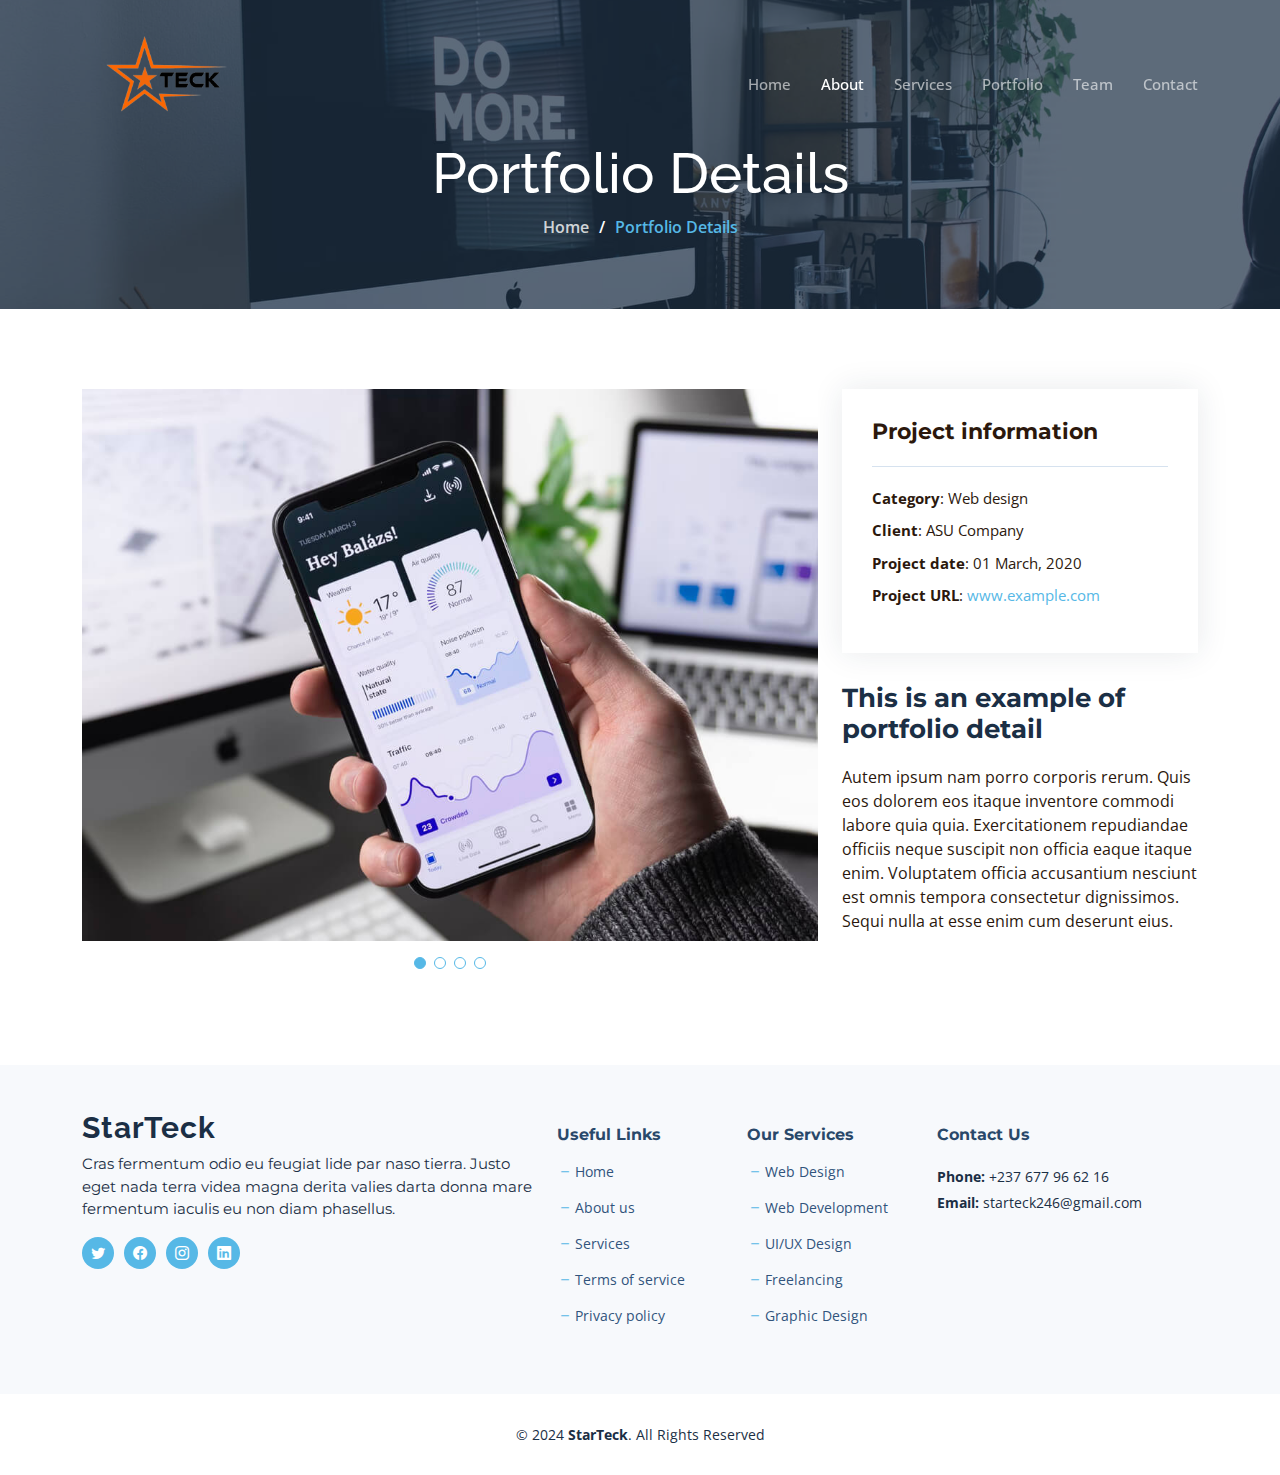
<file: portfolio-details.html>
<!DOCTYPE html>
<html lang="en">

<head>
  <meta charset="utf-8">
  <meta content="width=device-width, initial-scale=1.0" name="viewport">

  <title>Portfolio Details- StarTeck</title>
  <meta content="" name="description">
  <meta content="" name="keywords">

  <!-- Favicons -->
  <link href="assets/img/favicon.png" rel="icon">
  <link href="assets/img/apple-touch-icon.png" rel="apple-touch-icon">

  <!-- Google Fonts -->
  <link rel="preconnect" href="https://fonts.googleapis.com">
  <link rel="preconnect" href="https://fonts.gstatic.com" crossorigin>
  <link href="https://fonts.googleapis.com/css2?family=Open+Sans:ital,wght@0,300;0,400;0,500;0,600;0,700;1,300;1,400;1,600;1,700&family=Montserrat:ital,wght@0,300;0,400;0,500;0,600;0,700;1,300;1,400;1,500;1,600;1,700&family=Raleway:ital,wght@0,300;0,400;0,500;0,600;0,700;1,300;1,400;1,500;1,600;1,700&display=swap" rel="stylesheet">

  <!-- Vendor CSS Files -->
  <link href="assets/vendor/bootstrap/css/bootstrap.min.css" rel="stylesheet">
  <link href="assets/vendor/bootstrap-icons/bootstrap-icons.css" rel="stylesheet">
  <link href="assets/vendor/aos/aos.css" rel="stylesheet">
  <link href="assets/vendor/glightbox/css/glightbox.min.css" rel="stylesheet">
  <link href="assets/vendor/swiper/swiper-bundle.min.css" rel="stylesheet">
  <link href="assets/vendor/remixicon/remixicon.css" rel="stylesheet">

  <!-- Template Main CSS File -->
  <link href="assets/css/main.css" rel="stylesheet">

  <!-- =======================================================
  * Template Name: Nova
  * Updated: Sep 18 2023 with Bootstrap v5.3.2
  * Template URL: https://bootstrapmade.com/nova-bootstrap-business-template/
  * Author: BootstrapMade.com
  * License: https://bootstrapmade.com/license/
  ======================================================== -->
</head>

<body class="page-portfolio">

  <!-- ======= Header ======= -->
  <header id="header" class="header d-flex align-items-center fixed-top">
    <div class="container-fluid container-xl d-flex align-items-center justify-content-between">

      <a href="index.html" class="logo d-flex align-items-center">
        <img src="assets/img/STlogo2.png" alt=""> 
      </a>

      <i class="mobile-nav-toggle mobile-nav-show bi bi-list"></i>
      <i class="mobile-nav-toggle mobile-nav-hide d-none bi bi-x"></i>

      <nav id="navbar" class="navbar">
        <ul>
          <li><a href="index.html">Home</a></li>
          <li><a href="about.html" class="active">About</a></li>
          <li><a href="services.html">Services</a></li>
          <li><a href="portfolio.html">Portfolio</a></li>
          <li><a href="team.html">Team</a></li>
          <li><a href="contact.html">Contact</a></li>
        </ul>
      </nav><!-- .navbar -->

    </div>
  </header><!-- End Header -->

  <main id="main">

    <!-- ======= Breadcrumbs ======= -->
    <div class="breadcrumbs d-flex align-items-center" style="background-image: url('assets/img/portfolio-header.jpg');">
      <div class="container position-relative d-flex flex-column align-items-center">

        <h2>Portfolio Details</h2>
        <ol>
          <li><a href="index.html">Home</a></li>
          <li>Portfolio Details</li>
        </ol>

      </div>
    </div><!-- End Breadcrumbs -->

    <!-- ======= Portfolio Details Section ======= -->
    <section id="portfolio-details" class="portfolio-details">
      <div class="container" data-aos="fade-up">

        <div class="row gy-4">

          <div class="col-lg-8">
            <div class="slides-1 portfolio-details-slider swiper">
              <div class="swiper-wrapper align-items-center">

                <div class="swiper-slide">
                  <img src="assets/img/portfolio/app-1.jpg" alt="">
                </div>

                <div class="swiper-slide">
                  <img src="assets/img/portfolio/product-1.jpg" alt="">
                </div>

                <div class="swiper-slide">
                  <img src="assets/img/portfolio/branding-1.jpg" alt="">
                </div>

                <div class="swiper-slide">
                  <img src="assets/img/portfolio/books-1.jpg" alt="">
                </div>

              </div>
              <div class="swiper-pagination"></div>
            </div>
          </div>

          <div class="col-lg-4">
            <div class="portfolio-info">
              <h3>Project information</h3>
              <ul>
                <li><strong>Category</strong>: Web design</li>
                <li><strong>Client</strong>: ASU Company</li>
                <li><strong>Project date</strong>: 01 March, 2020</li>
                <li><strong>Project URL</strong>: <a href="#">www.example.com</a></li>
              </ul>
            </div>
            <div class="portfolio-description">
              <h2>This is an example of portfolio detail</h2>
              <p>
                Autem ipsum nam porro corporis rerum. Quis eos dolorem eos itaque inventore commodi labore quia quia. Exercitationem repudiandae officiis neque suscipit non officia eaque itaque enim. Voluptatem officia accusantium nesciunt est omnis tempora consectetur dignissimos. Sequi nulla at esse enim cum deserunt eius.
              </p>
            </div>
          </div>

        </div>

      </div>
    </section><!-- End Portfolio Details Section -->

  </main><!-- End #main -->

  <!-- ======= Footer ======= -->
  <footer id="footer" class="footer">

    <div class="footer-content">
      <div class="container">
        <div class="row gy-4">
          <div class="col-lg-5 col-md-12 footer-info">
            <a href="index.html" class="logo d-flex align-items-center">
              <span>StarTeck</span>
            </a>
            <p>Cras fermentum odio eu feugiat lide par naso tierra. Justo eget nada terra videa magna derita valies darta donna mare fermentum iaculis eu non diam phasellus.</p>
            <div class="social-links d-flex  mt-3">
              <a href="#" class="twitter"><i class="bi bi-twitter"></i></a>
              <a href="#" class="facebook"><i class="bi bi-facebook"></i></a>
              <a href="#" class="instagram"><i class="bi bi-instagram"></i></a>
              <a href="#" class="linkedin"><i class="bi bi-linkedin"></i></a>
            </div>
          </div>

          <div class="col-lg-2 col-6 footer-links">
            <h4>Useful Links</h4>
            <ul>
              <li><i class="bi bi-dash"></i> <a href="#">Home</a></li>
              <li><i class="bi bi-dash"></i> <a href="#">About us</a></li>
              <li><i class="bi bi-dash"></i> <a href="#">Services</a></li>
              <li><i class="bi bi-dash"></i> <a href="#">Terms of service</a></li>
              <li><i class="bi bi-dash"></i> <a href="#">Privacy policy</a></li>
            </ul>
          </div>

          <div class="col-lg-2 col-6 footer-links">
            <h4>Our Services</h4>
            <ul>
              <li><i class="bi bi-dash"></i> <a href="#">Web Design</a></li>
              <li><i class="bi bi-dash"></i> <a href="#">Web Development</a></li>
              <li><i class="bi bi-dash"></i> <a href="#">UI/UX Design</a></li>
              <li><i class="bi bi-dash"></i> <a href="#">Freelancing</a></li>
              <li><i class="bi bi-dash"></i> <a href="#">Graphic Design</a></li>
            </ul>
          </div>

          <div class="col-lg-3 col-md-12 footer-contact text-center text-md-start">
            <h4>Contact Us</h4>
            <p>
              <strong>Phone:</strong> +237 677 96 62 16<br>
              <strong>Email:</strong> starteck246@gmail.com<br>
            </p>

          </div>

        </div>
      </div>
    </div>

    <div class="footer-legal">
      <div class="container">
        <div class="copyright">
          &copy; 2024 <strong><span>StarTeck</span></strong>. All Rights Reserved
        </div>
      </div>
    </div>
  </footer><!-- End Footer --><!-- End Footer -->


  <a href="#" class="scroll-top d-flex align-items-center justify-content-center"><i class="bi bi-arrow-up-short"></i></a>

  <div id="preloader"></div>

  <!-- Vendor JS Files -->
  <script src="assets/vendor/bootstrap/js/bootstrap.bundle.min.js"></script>
  <script src="assets/vendor/aos/aos.js"></script>
  <script src="assets/vendor/glightbox/js/glightbox.min.js"></script>
  <script src="assets/vendor/swiper/swiper-bundle.min.js"></script>
  <script src="assets/vendor/isotope-layout/isotope.pkgd.min.js"></script>
  <script src="assets/vendor/php-email-form/validate.js"></script>

  <!-- Template Main JS File -->
  <script src="assets/js/main.js"></script>

</body>

</html>
</file>
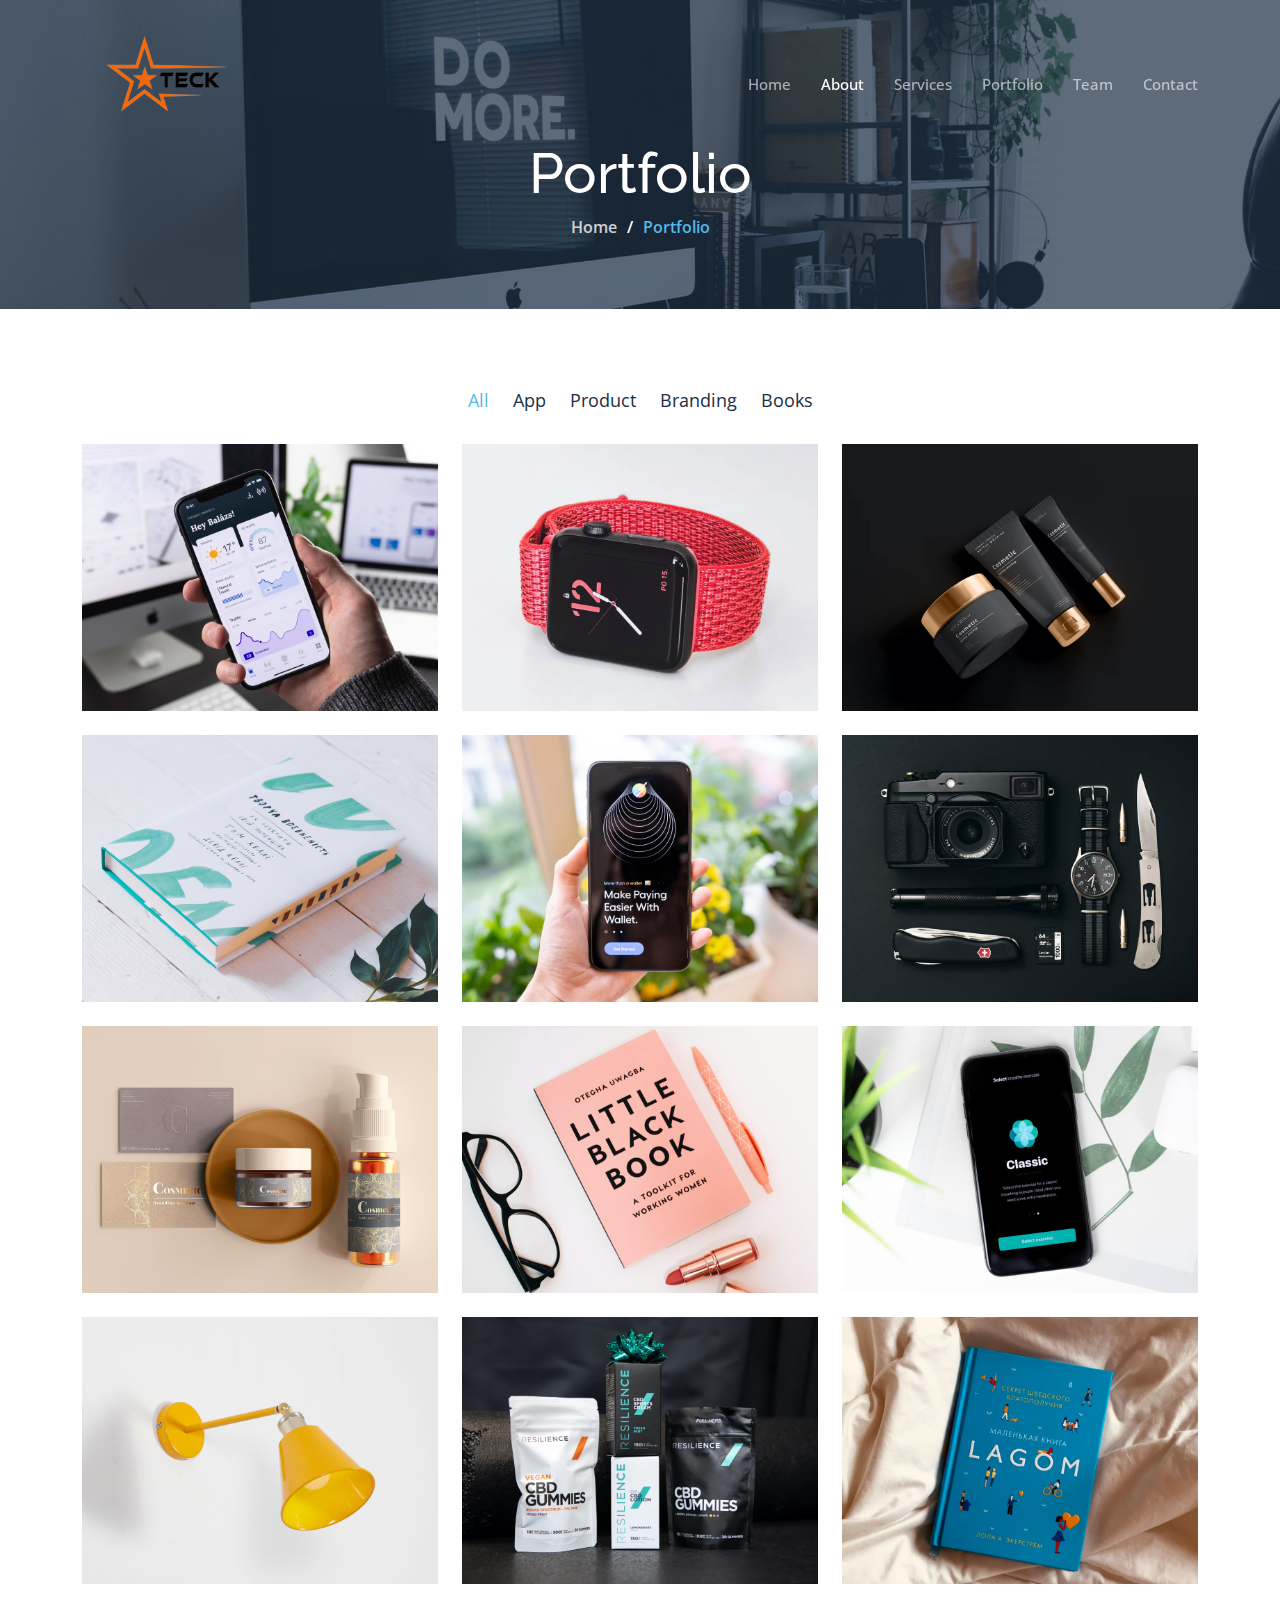
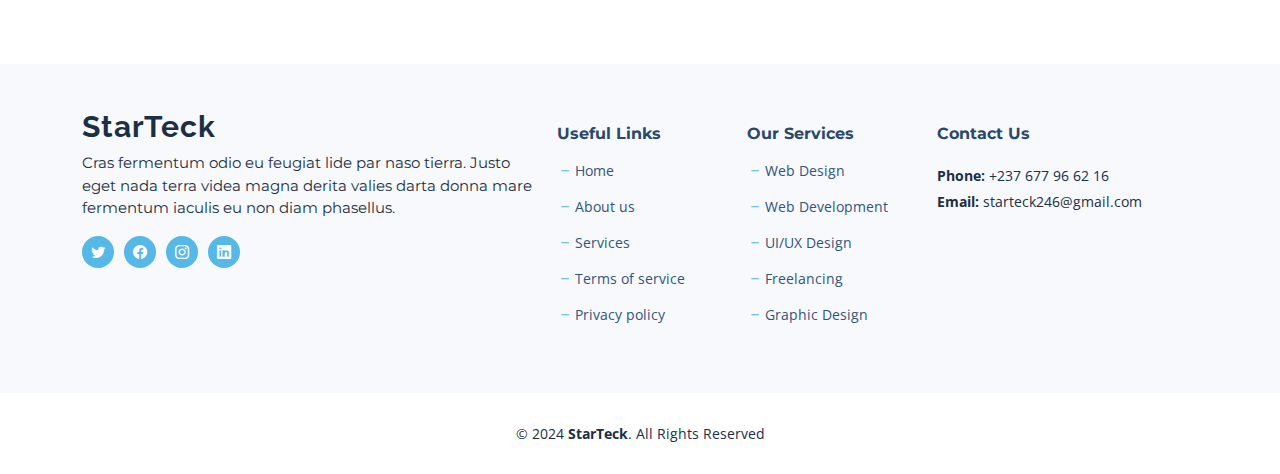
<file: portfolio.html>
<!DOCTYPE html>
<html lang="en">

<head>
  <meta charset="utf-8">
  <meta content="width=device-width, initial-scale=1.0" name="viewport">

  <title>StarTeck - Portfolio</title>
  <meta content="" name="description">
  <meta content="" name="keywords">

  <!-- Favicons -->
  <link href="assets/img/favicon.png" rel="icon">
  <link href="assets/img/apple-touch-icon.png" rel="apple-touch-icon">

  <!-- Google Fonts -->
  <link rel="preconnect" href="https://fonts.googleapis.com">
  <link rel="preconnect" href="https://fonts.gstatic.com" crossorigin>
  <link href="https://fonts.googleapis.com/css2?family=Open+Sans:ital,wght@0,300;0,400;0,500;0,600;0,700;1,300;1,400;1,600;1,700&family=Montserrat:ital,wght@0,300;0,400;0,500;0,600;0,700;1,300;1,400;1,500;1,600;1,700&family=Raleway:ital,wght@0,300;0,400;0,500;0,600;0,700;1,300;1,400;1,500;1,600;1,700&display=swap" rel="stylesheet">

  <!-- Vendor CSS Files -->
  <link href="assets/vendor/bootstrap/css/bootstrap.min.css" rel="stylesheet">
  <link href="assets/vendor/bootstrap-icons/bootstrap-icons.css" rel="stylesheet">
  <link href="assets/vendor/aos/aos.css" rel="stylesheet">
  <link href="assets/vendor/glightbox/css/glightbox.min.css" rel="stylesheet">
  <link href="assets/vendor/swiper/swiper-bundle.min.css" rel="stylesheet">
  <link href="assets/vendor/remixicon/remixicon.css" rel="stylesheet">

  <!-- Template Main CSS File -->
  <link href="assets/css/main.css" rel="stylesheet">

  <!-- =======================================================
  * Template Name: Nova
  * Updated: Sep 18 2023 with Bootstrap v5.3.2
  * Template URL: https://bootstrapmade.com/nova-bootstrap-business-template/
  * Author: BootstrapMade.com
  * License: https://bootstrapmade.com/license/
  ======================================================== -->
</head>

<body class="page-portfolio">

  <!-- ======= Header ======= -->
  <header id="header" class="header d-flex align-items-center fixed-top">
    <div class="container-fluid container-xl d-flex align-items-center justify-content-between">

      <a href="index.html" class="logo d-flex align-items-center">
        <img src="assets/img/STlogo2.png" alt=""> 
      </a>

      <i class="mobile-nav-toggle mobile-nav-show bi bi-list"></i>
      <i class="mobile-nav-toggle mobile-nav-hide d-none bi bi-x"></i>

      <nav id="navbar" class="navbar">
        <ul>
          <li><a href="index.html">Home</a></li>
          <li><a href="about.html" class="active">About</a></li>
          <li><a href="services.html">Services</a></li>
          <li><a href="portfolio.html">Portfolio</a></li>
          <li><a href="team.html">Team</a></li>
          <li><a href="contact.html">Contact</a></li>
        </ul>
      </nav><!-- .navbar -->

    </div>
  </header><!-- End Header -->

  <main id="main">

    <!-- ======= Breadcrumbs ======= -->
    <div class="breadcrumbs d-flex align-items-center" style="background-image: url('assets/img/portfolio-header.jpg');">
      <div class="container position-relative d-flex flex-column align-items-center">

        <h2>Portfolio</h2>
        <ol>
          <li><a href="index.html">Home</a></li>
          <li>Portfolio</li>
        </ol>

      </div>
    </div><!-- End Breadcrumbs -->

    <!-- ======= Portfolio Section ======= -->
    <section id="portfolio" class="portfolio">
      <div class="container" data-aos="fade-up">

        <div class="portfolio-isotope" data-portfolio-filter="*" data-portfolio-layout="masonry" data-portfolio-sort="original-order">

          <ul class="portfolio-flters" data-aos="fade-up" data-aos-delay="100">
            <li data-filter="*" class="filter-active">All</li>
            <li data-filter=".filter-app">App</li>
            <li data-filter=".filter-product">Product</li>
            <li data-filter=".filter-branding">Branding</li>
            <li data-filter=".filter-books">Books</li>
          </ul><!-- End Portfolio Filters -->

          <div class="row gy-4 portfolio-container" data-aos="fade-up" data-aos-delay="300">

            <div class="col-lg-4 col-md-6 portfolio-item filter-app">
              <img src="assets/img/portfolio/app-1.jpg" class="img-fluid" alt="">
              <div class="portfolio-info">
                <h4>App 1</h4>
                <p>Lorem ipsum, dolor sit amet consectetur</p>
                <a href="assets/img/portfolio/app-1.jpg" title="App 1" data-gallery="portfolio-gallery-app" class="glightbox preview-link"><i class="bi bi-zoom-in"></i></a>
                <a href="portfolio-details.html" title="More Details" class="details-link"><i class="bi bi-link-45deg"></i></a>
              </div>
            </div><!-- End Portfolio Item -->

            <div class="col-lg-4 col-md-6 portfolio-item filter-product">
              <img src="assets/img/portfolio/product-1.jpg" class="img-fluid" alt="">
              <div class="portfolio-info">
                <h4>Product 1</h4>
                <p>Lorem ipsum, dolor sit amet consectetur</p>
                <a href="assets/img/portfolio/product-1.jpg" title="Product 1" data-gallery="portfolio-gallery-product" class="glightbox preview-link"><i class="bi bi-zoom-in"></i></a>
                <a href="portfolio-details.html" title="More Details" class="details-link"><i class="bi bi-link-45deg"></i></a>
              </div>
            </div><!-- End Portfolio Item -->

            <div class="col-lg-4 col-md-6 portfolio-item filter-branding">
              <img src="assets/img/portfolio/branding-1.jpg" class="img-fluid" alt="">
              <div class="portfolio-info">
                <h4>Branding 1</h4>
                <p>Lorem ipsum, dolor sit amet consectetur</p>
                <a href="assets/img/portfolio/branding-1.jpg" title="Branding 1" data-gallery="portfolio-gallery-branding" class="glightbox preview-link"><i class="bi bi-zoom-in"></i></a>
                <a href="portfolio-details.html" title="More Details" class="details-link"><i class="bi bi-link-45deg"></i></a>
              </div>
            </div><!-- End Portfolio Item -->

            <div class="col-lg-4 col-md-6 portfolio-item filter-books">
              <img src="assets/img/portfolio/books-1.jpg" class="img-fluid" alt="">
              <div class="portfolio-info">
                <h4>Books 1</h4>
                <p>Lorem ipsum, dolor sit amet consectetur</p>
                <a href="assets/img/portfolio/books-1.jpg" title="Branding 1" data-gallery="portfolio-gallery-book" class="glightbox preview-link"><i class="bi bi-zoom-in"></i></a>
                <a href="portfolio-details.html" title="More Details" class="details-link"><i class="bi bi-link-45deg"></i></a>
              </div>
            </div><!-- End Portfolio Item -->

            <div class="col-lg-4 col-md-6 portfolio-item filter-app">
              <img src="assets/img/portfolio/app-2.jpg" class="img-fluid" alt="">
              <div class="portfolio-info">
                <h4>App 2</h4>
                <p>Lorem ipsum, dolor sit amet consectetur</p>
                <a href="assets/img/portfolio/app-2.jpg" title="App 2" data-gallery="portfolio-gallery-app" class="glightbox preview-link"><i class="bi bi-zoom-in"></i></a>
                <a href="portfolio-details.html" title="More Details" class="details-link"><i class="bi bi-link-45deg"></i></a>
              </div>
            </div><!-- End Portfolio Item -->

            <div class="col-lg-4 col-md-6 portfolio-item filter-product">
              <img src="assets/img/portfolio/product-2.jpg" class="img-fluid" alt="">
              <div class="portfolio-info">
                <h4>Product 2</h4>
                <p>Lorem ipsum, dolor sit amet consectetur</p>
                <a href="assets/img/portfolio/product-2.jpg" title="Product 2" data-gallery="portfolio-gallery-product" class="glightbox preview-link"><i class="bi bi-zoom-in"></i></a>
                <a href="portfolio-details.html" title="More Details" class="details-link"><i class="bi bi-link-45deg"></i></a>
              </div>
            </div><!-- End Portfolio Item -->

            <div class="col-lg-4 col-md-6 portfolio-item filter-branding">
              <img src="assets/img/portfolio/branding-2.jpg" class="img-fluid" alt="">
              <div class="portfolio-info">
                <h4>Branding 2</h4>
                <p>Lorem ipsum, dolor sit amet consectetur</p>
                <a href="assets/img/portfolio/branding-2.jpg" title="Branding 2" data-gallery="portfolio-gallery-branding" class="glightbox preview-link"><i class="bi bi-zoom-in"></i></a>
                <a href="portfolio-details.html" title="More Details" class="details-link"><i class="bi bi-link-45deg"></i></a>
              </div>
            </div><!-- End Portfolio Item -->

            <div class="col-lg-4 col-md-6 portfolio-item filter-books">
              <img src="assets/img/portfolio/books-2.jpg" class="img-fluid" alt="">
              <div class="portfolio-info">
                <h4>Books 2</h4>
                <p>Lorem ipsum, dolor sit amet consectetur</p>
                <a href="assets/img/portfolio/books-2.jpg" title="Branding 2" data-gallery="portfolio-gallery-book" class="glightbox preview-link"><i class="bi bi-zoom-in"></i></a>
                <a href="portfolio-details.html" title="More Details" class="details-link"><i class="bi bi-link-45deg"></i></a>
              </div>
            </div><!-- End Portfolio Item -->

            <div class="col-lg-4 col-md-6 portfolio-item filter-app">
              <img src="assets/img/portfolio/app-3.jpg" class="img-fluid" alt="">
              <div class="portfolio-info">
                <h4>App 3</h4>
                <p>Lorem ipsum, dolor sit amet consectetur</p>
                <a href="assets/img/portfolio/app-3.jpg" title="App 3" data-gallery="portfolio-gallery-app" class="glightbox preview-link"><i class="bi bi-zoom-in"></i></a>
                <a href="portfolio-details.html" title="More Details" class="details-link"><i class="bi bi-link-45deg"></i></a>
              </div>
            </div><!-- End Portfolio Item -->

            <div class="col-lg-4 col-md-6 portfolio-item filter-product">
              <img src="assets/img/portfolio/product-3.jpg" class="img-fluid" alt="">
              <div class="portfolio-info">
                <h4>Product 3</h4>
                <p>Lorem ipsum, dolor sit amet consectetur</p>
                <a href="assets/img/portfolio/product-3.jpg" title="Product 3" data-gallery="portfolio-gallery-product" class="glightbox preview-link"><i class="bi bi-zoom-in"></i></a>
                <a href="portfolio-details.html" title="More Details" class="details-link"><i class="bi bi-link-45deg"></i></a>
              </div>
            </div><!-- End Portfolio Item -->

            <div class="col-lg-4 col-md-6 portfolio-item filter-branding">
              <img src="assets/img/portfolio/branding-3.jpg" class="img-fluid" alt="">
              <div class="portfolio-info">
                <h4>Branding 3</h4>
                <p>Lorem ipsum, dolor sit amet consectetur</p>
                <a href="assets/img/portfolio/branding-3.jpg" title="Branding 2" data-gallery="portfolio-gallery-branding" class="glightbox preview-link"><i class="bi bi-zoom-in"></i></a>
                <a href="portfolio-details.html" title="More Details" class="details-link"><i class="bi bi-link-45deg"></i></a>
              </div>
            </div><!-- End Portfolio Item -->

            <div class="col-lg-4 col-md-6 portfolio-item filter-books">
              <img src="assets/img/portfolio/books-3.jpg" class="img-fluid" alt="">
              <div class="portfolio-info">
                <h4>Books 3</h4>
                <p>Lorem ipsum, dolor sit amet consectetur</p>
                <a href="assets/img/portfolio/books-3.jpg" title="Branding 3" data-gallery="portfolio-gallery-book" class="glightbox preview-link"><i class="bi bi-zoom-in"></i></a>
                <a href="portfolio-details.html" title="More Details" class="details-link"><i class="bi bi-link-45deg"></i></a>
              </div>
            </div><!-- End Portfolio Item -->

          </div><!-- End Portfolio Container -->

        </div>

      </div>
    </section><!-- End Portfolio Section -->

  </main><!-- End #main -->

  <!-- ======= Footer ======= -->
  <footer id="footer" class="footer">

    <div class="footer-content">
      <div class="container">
        <div class="row gy-4">
          <div class="col-lg-5 col-md-12 footer-info">
            <a href="index.html" class="logo d-flex align-items-center">
              <span>StarTeck</span>
            </a>
            <p>Cras fermentum odio eu feugiat lide par naso tierra. Justo eget nada terra videa magna derita valies darta donna mare fermentum iaculis eu non diam phasellus.</p>
            <div class="social-links d-flex  mt-3">
              <a href="#" class="twitter"><i class="bi bi-twitter"></i></a>
              <a href="#" class="facebook"><i class="bi bi-facebook"></i></a>
              <a href="#" class="instagram"><i class="bi bi-instagram"></i></a>
              <a href="#" class="linkedin"><i class="bi bi-linkedin"></i></a>
            </div>
          </div>

          <div class="col-lg-2 col-6 footer-links">
            <h4>Useful Links</h4>
            <ul>
              <li><i class="bi bi-dash"></i> <a href="#">Home</a></li>
              <li><i class="bi bi-dash"></i> <a href="#">About us</a></li>
              <li><i class="bi bi-dash"></i> <a href="#">Services</a></li>
              <li><i class="bi bi-dash"></i> <a href="#">Terms of service</a></li>
              <li><i class="bi bi-dash"></i> <a href="#">Privacy policy</a></li>
            </ul>
          </div>

          <div class="col-lg-2 col-6 footer-links">
            <h4>Our Services</h4>
            <ul>
              <li><i class="bi bi-dash"></i> <a href="#">Web Design</a></li>
              <li><i class="bi bi-dash"></i> <a href="#">Web Development</a></li>
              <li><i class="bi bi-dash"></i> <a href="#">UI/UX Design</a></li>
              <li><i class="bi bi-dash"></i> <a href="#">Freelancing</a></li>
              <li><i class="bi bi-dash"></i> <a href="#">Graphic Design</a></li>
            </ul>
          </div>

          <div class="col-lg-3 col-md-12 footer-contact text-center text-md-start">
            <h4>Contact Us</h4>
            <p>
              <strong>Phone:</strong> +237 677 96 62 16<br>
              <strong>Email:</strong> starteck246@gmail.com<br>
            </p>

          </div>

        </div>
      </div>
    </div>

    <div class="footer-legal">
      <div class="container">
        <div class="copyright">
          &copy; 2024 <strong><span>StarTeck</span></strong>. All Rights Reserved
        </div>
      </div>
    </div>
  </footer><!-- End Footer --><!-- End Footer -->


  <a href="#" class="scroll-top d-flex align-items-center justify-content-center"><i class="bi bi-arrow-up-short"></i></a>

  <div id="preloader"></div>

  <!-- Vendor JS Files -->
  <script src="assets/vendor/bootstrap/js/bootstrap.bundle.min.js"></script>
  <script src="assets/vendor/aos/aos.js"></script>
  <script src="assets/vendor/glightbox/js/glightbox.min.js"></script>
  <script src="assets/vendor/swiper/swiper-bundle.min.js"></script>
  <script src="assets/vendor/isotope-layout/isotope.pkgd.min.js"></script>
  <script src="assets/vendor/php-email-form/validate.js"></script>

  <!-- Template Main JS File -->
  <script src="assets/js/main.js"></script>

</body>

</html>
</file>
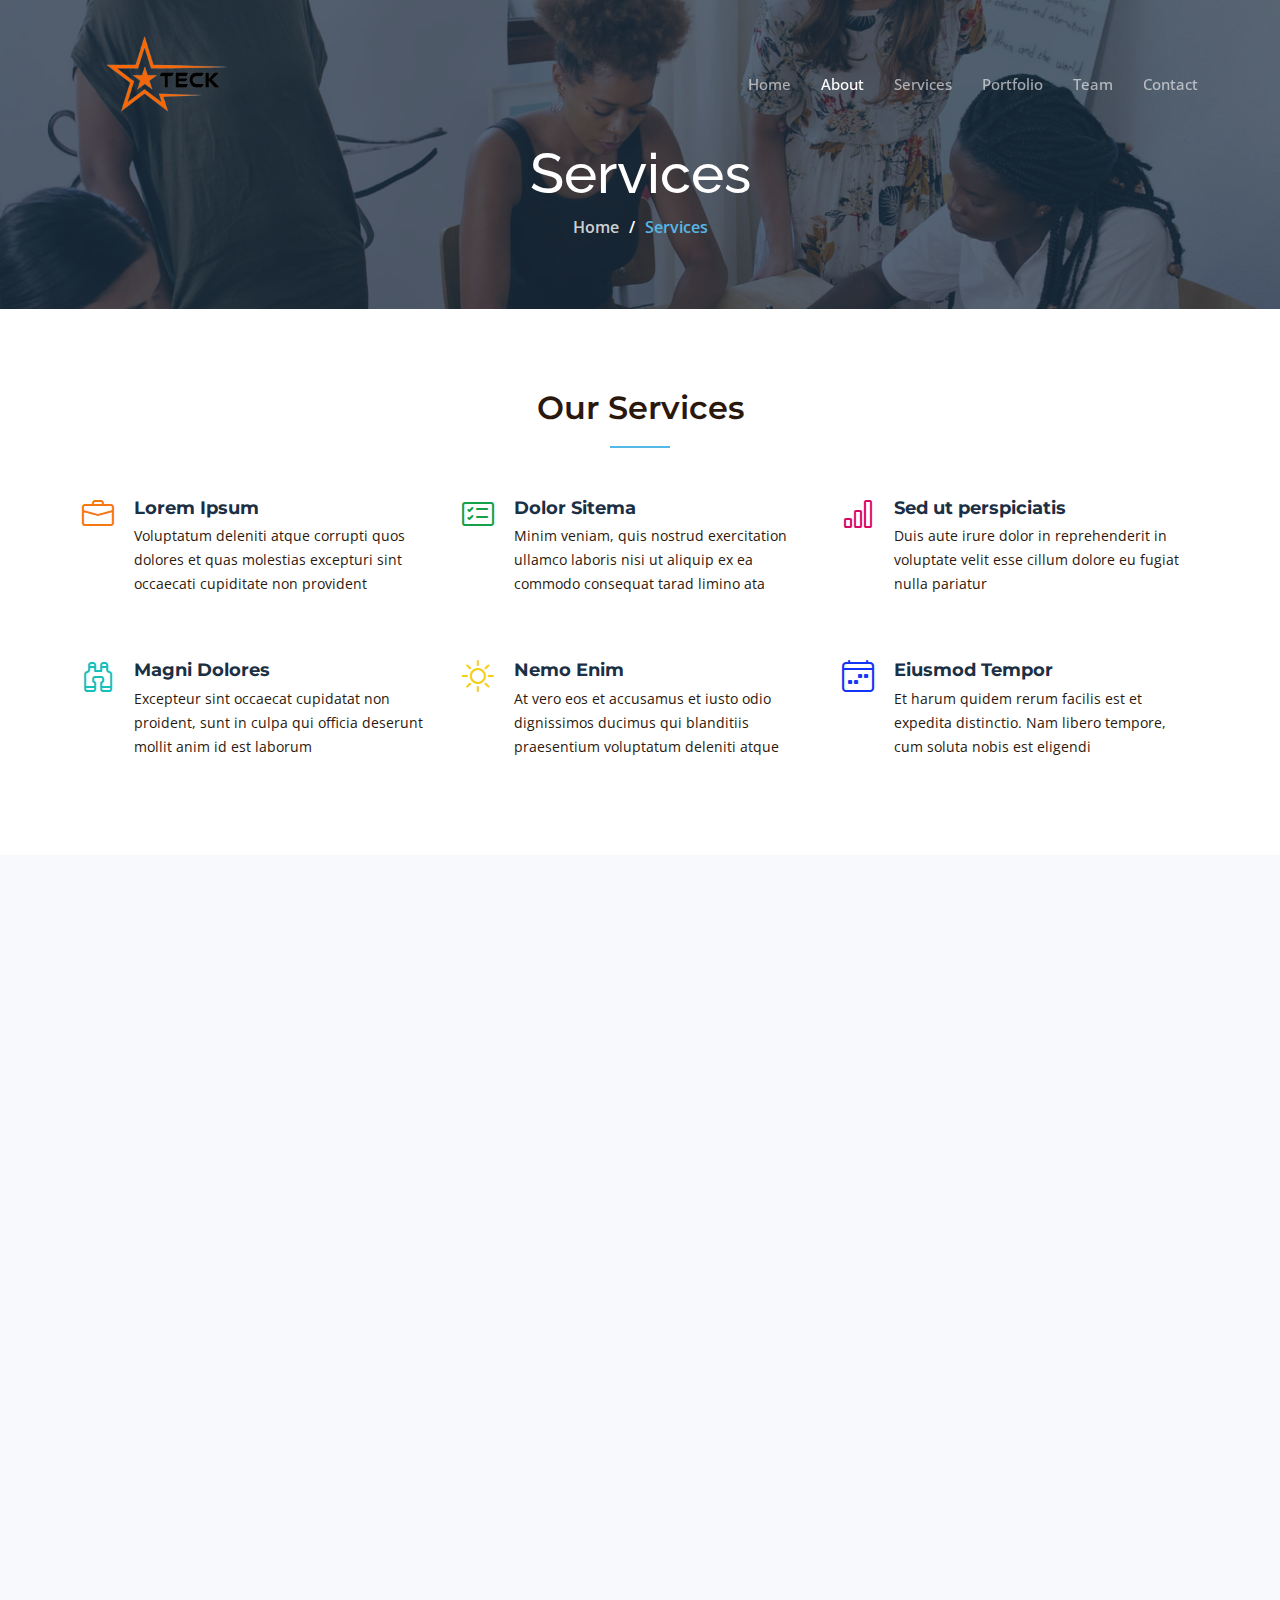
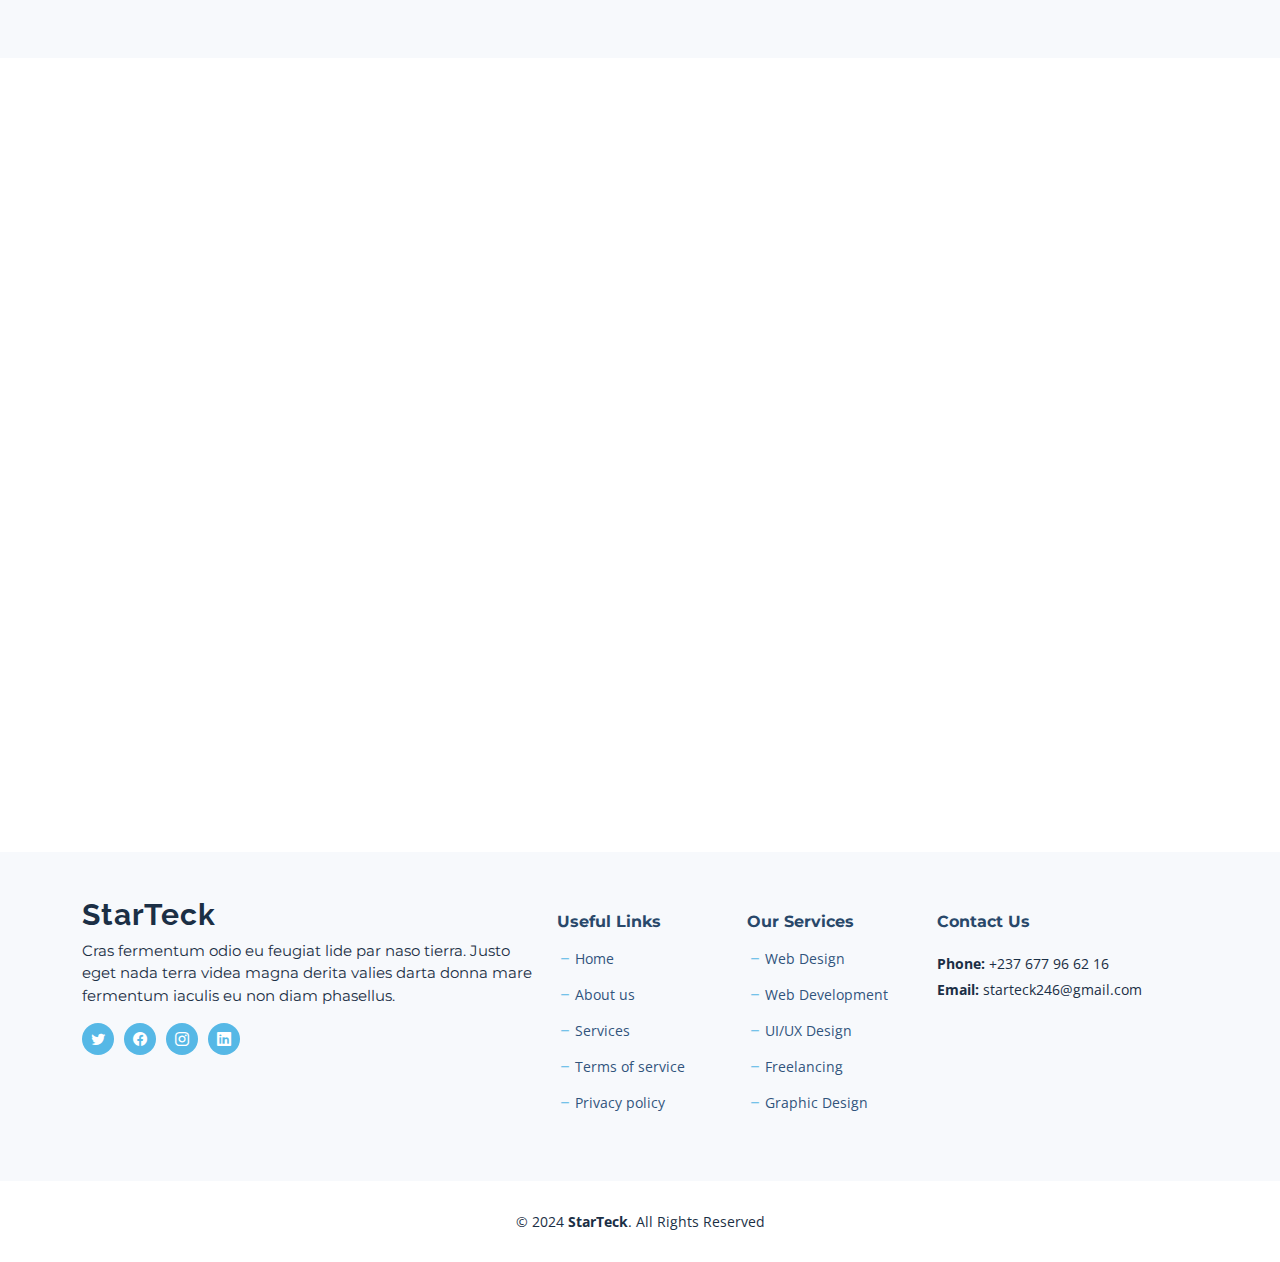
<file: services.html>
<!DOCTYPE html>
<html lang="en">

<head>
  <meta charset="utf-8">
  <meta content="width=device-width, initial-scale=1.0" name="viewport">

  <title>StarTeck - Services</title>
  <meta content="" name="description">
  <meta content="" name="keywords">

  <!-- Favicons -->
  <link href="assets/img/favicon.png" rel="icon">
  <link href="assets/img/apple-touch-icon.png" rel="apple-touch-icon">

  <!-- Google Fonts -->
  <link rel="preconnect" href="https://fonts.googleapis.com">
  <link rel="preconnect" href="https://fonts.gstatic.com" crossorigin>
  <link href="https://fonts.googleapis.com/css2?family=Open+Sans:ital,wght@0,300;0,400;0,500;0,600;0,700;1,300;1,400;1,600;1,700&family=Montserrat:ital,wght@0,300;0,400;0,500;0,600;0,700;1,300;1,400;1,500;1,600;1,700&family=Raleway:ital,wght@0,300;0,400;0,500;0,600;0,700;1,300;1,400;1,500;1,600;1,700&display=swap" rel="stylesheet">

  <!-- Vendor CSS Files -->
  <link href="assets/vendor/bootstrap/css/bootstrap.min.css" rel="stylesheet">
  <link href="assets/vendor/bootstrap-icons/bootstrap-icons.css" rel="stylesheet">
  <link href="assets/vendor/aos/aos.css" rel="stylesheet">
  <link href="assets/vendor/glightbox/css/glightbox.min.css" rel="stylesheet">
  <link href="assets/vendor/swiper/swiper-bundle.min.css" rel="stylesheet">
  <link href="assets/vendor/remixicon/remixicon.css" rel="stylesheet">

  <!-- Template Main CSS File -->
  <link href="assets/css/main.css" rel="stylesheet">

  <!-- =======================================================
  * Template Name: Nova
  * Updated: Sep 18 2023 with Bootstrap v5.3.2
  * Template URL: https://bootstrapmade.com/nova-bootstrap-business-template/
  * Author: BootstrapMade.com
  * License: https://bootstrapmade.com/license/
  ======================================================== -->
</head>

<body class="page-services">

  <!-- ======= Header ======= -->
  <header id="header" class="header d-flex align-items-center fixed-top">
    <div class="container-fluid container-xl d-flex align-items-center justify-content-between">

      <a href="index.html" class="logo d-flex align-items-center">
        <img src="assets/img/STlogo2.png" alt=""> 
      </a>

      <i class="mobile-nav-toggle mobile-nav-show bi bi-list"></i>
      <i class="mobile-nav-toggle mobile-nav-hide d-none bi bi-x"></i>

      <nav id="navbar" class="navbar">
        <ul>
          <li><a href="index.html">Home</a></li>
          <li><a href="about.html" class="active">About</a></li>
          <li><a href="services.html">Services</a></li>
          <li><a href="portfolio.html">Portfolio</a></li>
          <li><a href="team.html">Team</a></li>
          <li><a href="contact.html">Contact</a></li>
        </ul>
      </nav><!-- .navbar -->

    </div>
  </header><!-- End Header -->

  <main id="main">

    <!-- ======= Breadcrumbs ======= -->
    <div class="breadcrumbs d-flex align-items-center" style="background-image: url('assets/img/services-header.jpg');">
      <div class="container position-relative d-flex flex-column align-items-center">

        <h2>Services</h2>
        <ol>
          <li><a href="index.html">Home</a></li>
          <li>Services</li>
        </ol>

      </div>
    </div><!-- End Breadcrumbs -->

    <!-- ======= Our Services Section ======= -->
    <section id="services-list" class="services-list">
      <div class="container" data-aos="fade-up">

        <div class="section-header">
          <h2>Our Services</h2>

        </div>

        <div class="row gy-5">

          <div class="col-lg-4 col-md-6 service-item d-flex" data-aos="fade-up" data-aos-delay="100">
            <div class="icon flex-shrink-0"><i class="bi bi-briefcase" style="color: #f57813;"></i></div>
            <div>
              <h4 class="title"><a href="#" class="stretched-link">Lorem Ipsum</a></h4>
              <p class="description">Voluptatum deleniti atque corrupti quos dolores et quas molestias excepturi sint occaecati cupiditate non provident</p>
            </div>
          </div>
          <!-- End Service Item -->

          <div class="col-lg-4 col-md-6 service-item d-flex" data-aos="fade-up" data-aos-delay="200">
            <div class="icon flex-shrink-0"><i class="bi bi-card-checklist" style="color: #15a04a;"></i></div>
            <div>
              <h4 class="title"><a href="#" class="stretched-link">Dolor Sitema</a></h4>
              <p class="description">Minim veniam, quis nostrud exercitation ullamco laboris nisi ut aliquip ex ea commodo consequat tarad limino ata</p>
            </div>
          </div><!-- End Service Item -->

          <div class="col-lg-4 col-md-6 service-item d-flex" data-aos="fade-up" data-aos-delay="300">
            <div class="icon flex-shrink-0"><i class="bi bi-bar-chart" style="color: #d90769;"></i></div>
            <div>
              <h4 class="title"><a href="#" class="stretched-link">Sed ut perspiciatis</a></h4>
              <p class="description">Duis aute irure dolor in reprehenderit in voluptate velit esse cillum dolore eu fugiat nulla pariatur</p>
            </div>
          </div><!-- End Service Item -->

          <div class="col-lg-4 col-md-6 service-item d-flex" data-aos="fade-up" data-aos-delay="400">
            <div class="icon flex-shrink-0"><i class="bi bi-binoculars" style="color: #15bfbc;"></i></div>
            <div>
              <h4 class="title"><a href="#" class="stretched-link">Magni Dolores</a></h4>
              <p class="description">Excepteur sint occaecat cupidatat non proident, sunt in culpa qui officia deserunt mollit anim id est laborum</p>
            </div>
          </div><!-- End Service Item -->

          <div class="col-lg-4 col-md-6 service-item d-flex" data-aos="fade-up" data-aos-delay="500">
            <div class="icon flex-shrink-0"><i class="bi bi-brightness-high" style="color: #f5cf13;"></i></div>
            <div>
              <h4 class="title"><a href="#" class="stretched-link">Nemo Enim</a></h4>
              <p class="description">At vero eos et accusamus et iusto odio dignissimos ducimus qui blanditiis praesentium voluptatum deleniti atque</p>
            </div>
          </div><!-- End Service Item -->

          <div class="col-lg-4 col-md-6 service-item d-flex" data-aos="fade-up" data-aos-delay="600">
            <div class="icon flex-shrink-0"><i class="bi bi-calendar4-week" style="color: #1335f5;"></i></div>
            <div>
              <h4 class="title"><a href="#" class="stretched-link">Eiusmod Tempor</a></h4>
              <p class="description">Et harum quidem rerum facilis est et expedita distinctio. Nam libero tempore, cum soluta nobis est eligendi</p>
            </div>
          </div><!-- End Service Item -->

        </div>

      </div>
    </section><!-- End Our Services Section -->

    <!-- ======= Services Cards Section ======= -->
    <section id="services-cards" class="services-cards">
      <div class="container" data-aos="fade-up">

        <div class="row gy-4">

          <div class="col-lg-6" data-aos="fade-up" data-aos-delay="100">
            <div class="card-item">
              <div class="row">
                <div class="col-xl-5">
                  <div class="card-bg" style="background-image: url(assets/img/cards-1.jpg);"></div>
                </div>
                <div class="col-xl-7 d-flex align-items-center">
                  <div class="card-body">
                    <h4 class="card-title">Eligendi omnis sunt veritatis.</h4>
                    <p>Fuga in dolorum et iste et culpa. Commodi possimus nesciunt modi voluptatem placeat deleniti adipisci. Cum delectus doloribus non veritatis. Officia temporibus illo magnam. Dolor eos et.</p>
                  </div>
                </div>
              </div>
            </div>
          </div><!-- End Card Item -->

          <div class="col-lg-6" data-aos="fade-up" data-aos-delay="200">
            <div class="card-item">
              <div class="row">
                <div class="col-xl-5">
                  <div class="card-bg" style="background-image: url(assets/img/cards-2.jpg);"></div>
                </div>
                <div class="col-xl-7 d-flex align-items-center">
                  <div class="card-body">
                    <h4 class="card-title">Possimus ut sed velit assumenda</h4>
                    <p>Sunt deserunt maiores voluptatem autem est rerum perferendis rerum blanditiis. Est laboriosam qui iste numquam laboriosam voluptatem architecto. Est laudantium sunt at quas aut hic. Eum dignissimos.</p>
                  </div>
                </div>
              </div>
            </div>
          </div><!-- End Card Item -->

          <div class="col-lg-6" data-aos="fade-up" data-aos-delay="300">
            <div class="card-item">
              <div class="row">
                <div class="col-xl-5">
                  <div class="card-bg" style="background-image: url(assets/img/cards-3.jpg);"></div>
                </div>
                <div class="col-xl-7 d-flex align-items-center">
                  <div class="card-body">
                    <h4 class="card-title">Error beatae dolor inventore aut</h4>
                    <p>Dicta porro nobis. Velit cum in. Nesciunt dignissimos enim molestiae facilis numquam quae quaerat ipsam omnis. Neque debitis ipsum at architecto officia laboriosam odit. Ut sunt temporibus nulla culpa.</p>
                  </div>
                </div>
              </div>
            </div>
          </div><!-- End Card Item -->

          <div class="col-lg-6" data-aos="fade-up" data-aos-delay="400">
            <div class="card-item">
              <div class="row">
                <div class="col-xl-5">
                  <div class="card-bg" style="background-image: url(assets/img/cards-4.jpg);"></div>
                </div>
                <div class="col-xl-7 d-flex align-items-center">
                  <div class="card-body">
                    <h4 class="card-title">Expedita voluptas ut ut nesciunt</h4>
                    <p>Aut est quidem doloremque voluptatem magnam quis excepturi vero quia. Eum eos doloremque architecto illo at beatae dolore. Fugiat suscipit et sint ratione dolores. Aut aliquid ea dolores libero nobis.</p>
                  </div>
                </div>
              </div>
            </div>
          </div><!-- End Card Item -->

        </div>

      </div>
    </section><!-- End Services Cards Section -->

    <!-- ======= Testimonials Section ======= -->
    <section id="testimonials" class="testimonials">
      <div class="container" data-aos="fade-up">

        <div class="section-header">
          <h2>Testimonials</h2>

        </div>

        <div class="slides-3 swiper" data-aos="fade-up" data-aos-delay="100">
          <div class="swiper-wrapper">

            <div class="swiper-slide">
              <div class="testimonial-item">
                <div class="stars">
                  <i class="bi bi-star-fill"></i><i class="bi bi-star-fill"></i><i class="bi bi-star-fill"></i><i class="bi bi-star-fill"></i><i class="bi bi-star-fill"></i>
                </div>
                <p>
                  Proin iaculis purus consequat sem cure digni ssim donec porttitora entum suscipit rhoncus. Accusantium quam, ultricies eget id, aliquam eget nibh et. Maecen aliquam, risus at semper.
                </p>
                <div class="profile mt-auto">
                  <img src="assets/img/testimonials/testimonials-1.jpg" class="testimonial-img" alt="">
                  <h3>Saul Goodman</h3>
                  <h4>Ceo &amp; Founder</h4>
                </div>
              </div>
            </div><!-- End testimonial item -->

            <div class="swiper-slide">
              <div class="testimonial-item">
                <div class="stars">
                  <i class="bi bi-star-fill"></i><i class="bi bi-star-fill"></i><i class="bi bi-star-fill"></i><i class="bi bi-star-fill"></i><i class="bi bi-star-fill"></i>
                </div>
                <p>
                  Export tempor illum tamen malis malis eram quae irure esse labore quem cillum quid cillum eram malis quorum velit fore eram velit sunt aliqua noster fugiat irure amet legam anim culpa.
                </p>
                <div class="profile mt-auto">
                  <img src="assets/img/testimonials/testimonials-2.jpg" class="testimonial-img" alt="">
                  <h3>Sara Wilsson</h3>
                  <h4>Designer</h4>
                </div>
              </div>
            </div><!-- End testimonial item -->

            <div class="swiper-slide">
              <div class="testimonial-item">
                <div class="stars">
                  <i class="bi bi-star-fill"></i><i class="bi bi-star-fill"></i><i class="bi bi-star-fill"></i><i class="bi bi-star-fill"></i><i class="bi bi-star-fill"></i>
                </div>
                <p>
                  Enim nisi quem export duis labore cillum quae magna enim sint quorum nulla quem veniam duis minim tempor labore quem eram duis noster aute amet eram fore quis sint minim.
                </p>
                <div class="profile mt-auto">
                  <img src="assets/img/testimonials/testimonials-3.jpg" class="testimonial-img" alt="">
                  <h3>Jena Karlis</h3>
                  <h4>Store Owner</h4>
                </div>
              </div>
            </div><!-- End testimonial item -->

            <div class="swiper-slide">
              <div class="testimonial-item">
                <div class="stars">
                  <i class="bi bi-star-fill"></i><i class="bi bi-star-fill"></i><i class="bi bi-star-fill"></i><i class="bi bi-star-fill"></i><i class="bi bi-star-fill"></i>
                </div>
                <p>
                  Fugiat enim eram quae cillum dolore dolor amet nulla culpa multos export minim fugiat minim velit minim dolor enim duis veniam ipsum anim magna sunt elit fore quem dolore labore illum veniam.
                </p>
                <div class="profile mt-auto">
                  <img src="assets/img/testimonials/testimonials-4.jpg" class="testimonial-img" alt="">
                  <h3>Matt Brandon</h3>
                  <h4>Freelancer</h4>
                </div>
              </div>
            </div><!-- End testimonial item -->

            <div class="swiper-slide">
              <div class="testimonial-item">
                <div class="stars">
                  <i class="bi bi-star-fill"></i><i class="bi bi-star-fill"></i><i class="bi bi-star-fill"></i><i class="bi bi-star-fill"></i><i class="bi bi-star-fill"></i>
                </div>
                <p>
                  Quis quorum aliqua sint quem legam fore sunt eram irure aliqua veniam tempor noster veniam enim culpa labore duis sunt culpa nulla illum cillum fugiat legam esse veniam culpa fore nisi cillum quid.
                </p>
                <div class="profile mt-auto">
                  <img src="assets/img/testimonials/testimonials-5.jpg" class="testimonial-img" alt="">
                  <h3>John Larson</h3>
                  <h4>Entrepreneur</h4>
                </div>
              </div>
            </div><!-- End testimonial item -->

          </div>
          <div class="swiper-pagination"></div>
        </div>

      </div>
    </section><!-- End Testimonials Section -->

  </main><!-- End #main -->

  <!-- ======= Footer ======= -->
  <footer id="footer" class="footer">

    <div class="footer-content">
      <div class="container">
        <div class="row gy-4">
          <div class="col-lg-5 col-md-12 footer-info">
            <a href="index.html" class="logo d-flex align-items-center">
              <span>StarTeck</span>
            </a>
            <p>Cras fermentum odio eu feugiat lide par naso tierra. Justo eget nada terra videa magna derita valies darta donna mare fermentum iaculis eu non diam phasellus.</p>
            <div class="social-links d-flex  mt-3">
              <a href="#" class="twitter"><i class="bi bi-twitter"></i></a>
              <a href="#" class="facebook"><i class="bi bi-facebook"></i></a>
              <a href="#" class="instagram"><i class="bi bi-instagram"></i></a>
              <a href="#" class="linkedin"><i class="bi bi-linkedin"></i></a>
            </div>
          </div>

          <div class="col-lg-2 col-6 footer-links">
            <h4>Useful Links</h4>
            <ul>
              <li><i class="bi bi-dash"></i> <a href="#">Home</a></li>
              <li><i class="bi bi-dash"></i> <a href="#">About us</a></li>
              <li><i class="bi bi-dash"></i> <a href="#">Services</a></li>
              <li><i class="bi bi-dash"></i> <a href="#">Terms of service</a></li>
              <li><i class="bi bi-dash"></i> <a href="#">Privacy policy</a></li>
            </ul>
          </div>

          <div class="col-lg-2 col-6 footer-links">
            <h4>Our Services</h4>
            <ul>
              <li><i class="bi bi-dash"></i> <a href="#">Web Design</a></li>
              <li><i class="bi bi-dash"></i> <a href="#">Web Development</a></li>
              <li><i class="bi bi-dash"></i> <a href="#">UI/UX Design</a></li>
              <li><i class="bi bi-dash"></i> <a href="#">Freelancing</a></li>
              <li><i class="bi bi-dash"></i> <a href="#">Graphic Design</a></li>
            </ul>
          </div>

          <div class="col-lg-3 col-md-12 footer-contact text-center text-md-start">
            <h4>Contact Us</h4>
            <p>
              <strong>Phone:</strong> +237 677 96 62 16<br>
              <strong>Email:</strong> starteck246@gmail.com<br>
            </p>

          </div>

        </div>
      </div>
    </div>

    <div class="footer-legal">
      <div class="container">
        <div class="copyright">
          &copy; 2024 <strong><span>StarTeck</span></strong>. All Rights Reserved
        </div>
      </div>
    </div>
  </footer><!-- End Footer --><!-- End Footer -->


  <a href="#" class="scroll-top d-flex align-items-center justify-content-center"><i class="bi bi-arrow-up-short"></i></a>

  <div id="preloader"></div>

  <!-- Vendor JS Files -->
  <script src="assets/vendor/bootstrap/js/bootstrap.bundle.min.js"></script>
  <script src="assets/vendor/aos/aos.js"></script>
  <script src="assets/vendor/glightbox/js/glightbox.min.js"></script>
  <script src="assets/vendor/swiper/swiper-bundle.min.js"></script>
  <script src="assets/vendor/isotope-layout/isotope.pkgd.min.js"></script>
  <script src="assets/vendor/php-email-form/validate.js"></script>

  <!-- Template Main JS File -->
  <script src="assets/js/main.js"></script>

</body>

</html>
</file>
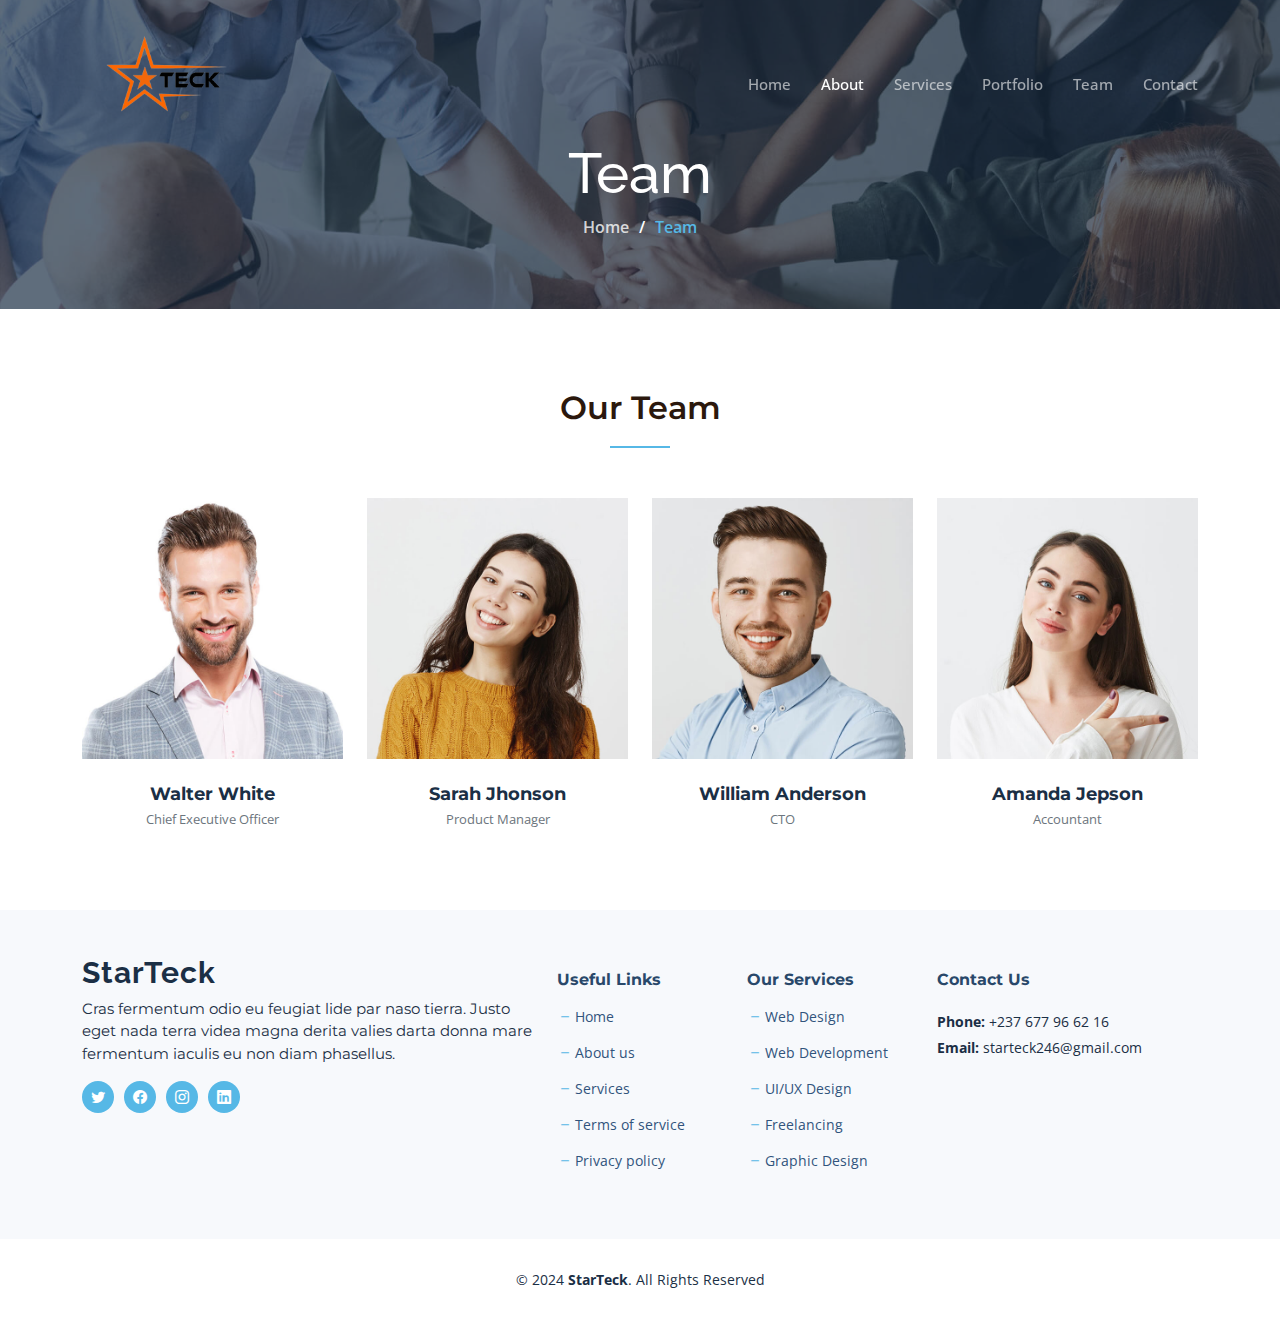
<file: team.html>
<!DOCTYPE html>
<html lang="en">

<head>
  <meta charset="utf-8">
  <meta content="width=device-width, initial-scale=1.0" name="viewport">

  <title>StarTeck - Team</title>
  <meta content="" name="description">
  <meta content="" name="keywords">

  <!-- Favicons -->
  <link href="assets/img/favicon.png" rel="icon">
  <link href="assets/img/apple-touch-icon.png" rel="apple-touch-icon">

  <!-- Google Fonts -->
  <link rel="preconnect" href="https://fonts.googleapis.com">
  <link rel="preconnect" href="https://fonts.gstatic.com" crossorigin>
  <link href="https://fonts.googleapis.com/css2?family=Open+Sans:ital,wght@0,300;0,400;0,500;0,600;0,700;1,300;1,400;1,600;1,700&family=Montserrat:ital,wght@0,300;0,400;0,500;0,600;0,700;1,300;1,400;1,500;1,600;1,700&family=Raleway:ital,wght@0,300;0,400;0,500;0,600;0,700;1,300;1,400;1,500;1,600;1,700&display=swap" rel="stylesheet">

  <!-- Vendor CSS Files -->
  <link href="assets/vendor/bootstrap/css/bootstrap.min.css" rel="stylesheet">
  <link href="assets/vendor/bootstrap-icons/bootstrap-icons.css" rel="stylesheet">
  <link href="assets/vendor/aos/aos.css" rel="stylesheet">
  <link href="assets/vendor/glightbox/css/glightbox.min.css" rel="stylesheet">
  <link href="assets/vendor/swiper/swiper-bundle.min.css" rel="stylesheet">
  <link href="assets/vendor/remixicon/remixicon.css" rel="stylesheet">

  <!-- Template Main CSS File -->
  <link href="assets/css/main.css" rel="stylesheet">

  <!-- =======================================================
  * Template Name: Nova
  * Updated: Sep 18 2023 with Bootstrap v5.3.2
  * Template URL: https://bootstrapmade.com/nova-bootstrap-business-template/
  * Author: BootstrapMade.com
  * License: https://bootstrapmade.com/license/
  ======================================================== -->
</head>

<body class="page-team">

  <!-- ======= Header ======= -->
  <header id="header" class="header d-flex align-items-center fixed-top">
    <div class="container-fluid container-xl d-flex align-items-center justify-content-between">

      <a href="index.html" class="logo d-flex align-items-center">
        <img src="assets/img/STlogo2.png" alt=""> 
      </a>

      <i class="mobile-nav-toggle mobile-nav-show bi bi-list"></i>
      <i class="mobile-nav-toggle mobile-nav-hide d-none bi bi-x"></i>

      <nav id="navbar" class="navbar">
        <ul>
          <li><a href="index.html">Home</a></li>
          <li><a href="about.html" class="active">About</a></li>
          <li><a href="services.html">Services</a></li>
          <li><a href="portfolio.html">Portfolio</a></li>
          <li><a href="team.html">Team</a></li>
          <li><a href="contact.html">Contact</a></li>
        </ul>
      </nav><!-- .navbar -->

    </div>
  </header><!-- End Header -->

  <main id="main">

    <!-- ======= Breadcrumbs ======= -->
    <div class="breadcrumbs d-flex align-items-center" style="background-image: url('assets/img/team-header.jpg');">
      <div class="container position-relative d-flex flex-column align-items-center">

        <h2>Team</h2>
        <ol>
          <li><a href="index.html">Home</a></li>
          <li>Team</li>
        </ol>

      </div>
    </div><!-- End Breadcrumbs -->

    <!-- ======= Team Section ======= -->
    <section id="team" class="team">
      <div class="container" data-aos="fade-up">

        <div class="section-header">
          <h2>Our Team</h2>

        </div>

        <div class="row gy-4">

          <div class="col-lg-3 col-md-6" data-aos="fade-up" data-aos-delay="100">
            <div class="team-member">
              <div class="member-img">
                <img src="assets/img/team/team-1.jpg" class="img-fluid" alt="">
                <div class="social">
                  <a href=""><i class="bi bi-twitter"></i></a>
                  <a href=""><i class="bi bi-facebook"></i></a>
                  <a href=""><i class="bi bi-instagram"></i></a>
                  <a href=""><i class="bi bi-linkedin"></i></a>
                </div>
              </div>
              <div class="member-info">
                <h4>Walter White</h4>
                <span>Chief Executive Officer</span>
              </div>
            </div>
          </div><!-- End Team Member -->

          <div class="col-lg-3 col-md-6" data-aos="fade-up" data-aos-delay="200">
            <div class="team-member">
              <div class="member-img">
                <img src="assets/img/team/team-2.jpg" class="img-fluid" alt="">
                <div class="social">
                  <a href=""><i class="bi bi-twitter"></i></a>
                  <a href=""><i class="bi bi-facebook"></i></a>
                  <a href=""><i class="bi bi-instagram"></i></a>
                  <a href=""><i class="bi bi-linkedin"></i></a>
                </div>
              </div>
              <div class="member-info">
                <h4>Sarah Jhonson</h4>
                <span>Product Manager</span>
              </div>
            </div>
          </div><!-- End Team Member -->

          <div class="col-lg-3 col-md-6" data-aos="fade-up" data-aos-delay="300">
            <div class="team-member">
              <div class="member-img">
                <img src="assets/img/team/team-3.jpg" class="img-fluid" alt="">
                <div class="social">
                  <a href=""><i class="bi bi-twitter"></i></a>
                  <a href=""><i class="bi bi-facebook"></i></a>
                  <a href=""><i class="bi bi-instagram"></i></a>
                  <a href=""><i class="bi bi-linkedin"></i></a>
                </div>
              </div>
              <div class="member-info">
                <h4>William Anderson</h4>
                <span>CTO</span>
              </div>
            </div>
          </div><!-- End Team Member -->

          <div class="col-lg-3 col-md-6" data-aos="fade-up" data-aos-delay="400">
            <div class="team-member">
              <div class="member-img">
                <img src="assets/img/team/team-4.jpg" class="img-fluid" alt="">
                <div class="social">
                  <a href=""><i class="bi bi-twitter"></i></a>
                  <a href=""><i class="bi bi-facebook"></i></a>
                  <a href=""><i class="bi bi-instagram"></i></a>
                  <a href=""><i class="bi bi-linkedin"></i></a>
                </div>
              </div>
              <div class="member-info">
                <h4>Amanda Jepson</h4>
                <span>Accountant</span>
              </div>
            </div>
          </div><!-- End Team Member -->

        </div>

      </div>
    </section><!-- End Team Section -->

  </main><!-- End #main -->

  <!-- ======= Footer ======= -->
  <footer id="footer" class="footer">

    <div class="footer-content">
      <div class="container">
        <div class="row gy-4">
          <div class="col-lg-5 col-md-12 footer-info">
            <a href="index.html" class="logo d-flex align-items-center">
              <span>StarTeck</span>
            </a>
            <p>Cras fermentum odio eu feugiat lide par naso tierra. Justo eget nada terra videa magna derita valies darta donna mare fermentum iaculis eu non diam phasellus.</p>
            <div class="social-links d-flex  mt-3">
              <a href="#" class="twitter"><i class="bi bi-twitter"></i></a>
              <a href="#" class="facebook"><i class="bi bi-facebook"></i></a>
              <a href="#" class="instagram"><i class="bi bi-instagram"></i></a>
              <a href="#" class="linkedin"><i class="bi bi-linkedin"></i></a>
            </div>
          </div>

          <div class="col-lg-2 col-6 footer-links">
            <h4>Useful Links</h4>
            <ul>
              <li><i class="bi bi-dash"></i> <a href="#">Home</a></li>
              <li><i class="bi bi-dash"></i> <a href="#">About us</a></li>
              <li><i class="bi bi-dash"></i> <a href="#">Services</a></li>
              <li><i class="bi bi-dash"></i> <a href="#">Terms of service</a></li>
              <li><i class="bi bi-dash"></i> <a href="#">Privacy policy</a></li>
            </ul>
          </div>

          <div class="col-lg-2 col-6 footer-links">
            <h4>Our Services</h4>
            <ul>
              <li><i class="bi bi-dash"></i> <a href="#">Web Design</a></li>
              <li><i class="bi bi-dash"></i> <a href="#">Web Development</a></li>
              <li><i class="bi bi-dash"></i> <a href="#">UI/UX Design</a></li>
              <li><i class="bi bi-dash"></i> <a href="#">Freelancing</a></li>
              <li><i class="bi bi-dash"></i> <a href="#">Graphic Design</a></li>
            </ul>
          </div>

          <div class="col-lg-3 col-md-12 footer-contact text-center text-md-start">
            <h4>Contact Us</h4>
            <p>
              <strong>Phone:</strong> +237 677 96 62 16<br>
              <strong>Email:</strong> starteck246@gmail.com<br>
            </p>

          </div>

        </div>
      </div>
    </div>

    <div class="footer-legal">
      <div class="container">
        <div class="copyright">
          &copy; 2024 <strong><span>StarTeck</span></strong>. All Rights Reserved
        </div>
      </div>
    </div>
  </footer><!-- End Footer --><!-- End Footer -->


  <a href="#" class="scroll-top d-flex align-items-center justify-content-center"><i class="bi bi-arrow-up-short"></i></a>

  <div id="preloader"></div>

  <!-- Vendor JS Files -->
  <script src="assets/vendor/bootstrap/js/bootstrap.bundle.min.js"></script>
  <script src="assets/vendor/aos/aos.js"></script>
  <script src="assets/vendor/glightbox/js/glightbox.min.js"></script>
  <script src="assets/vendor/swiper/swiper-bundle.min.js"></script>
  <script src="assets/vendor/isotope-layout/isotope.pkgd.min.js"></script>
  <script src="assets/vendor/php-email-form/validate.js"></script>

  <!-- Template Main JS File -->
  <script src="assets/js/main.js"></script>

</body>

</html>
</file>
<file: assets/css/main.css>
/**
* Template Name: Nova
* Updated: Sep 18 2023 with Bootstrap v5.3.2
* Template URL: https://bootstrapmade.com/nova-bootstrap-business-template/
* Author: BootstrapMade.com
* License: https://bootstrapmade.com/license/
*/

/*--------------------------------------------------------------
# Set main reusable colors and fonts using CSS variables
# Learn more about CSS variables at https://developer.mozilla.org/en-US/docs/Web/CSS/Using_CSS_custom_properties
--------------------------------------------------------------*/
/* Fonts */
:root {
  --font-default: "Open Sans", system-ui, -apple-system, "Segoe UI", Roboto, "Helvetica Neue", Arial, "Noto Sans", "Liberation Sans", sans-serif, "Apple Color Emoji", "Segoe UI Emoji", "Segoe UI Symbol", "Noto Color Emoji";
  --font-primary: "Montserrat", sans-serif;
  --font-secondary: "Raleway", sans-serif;
}

/* Colors */
:root {
  --color-default: #2b180d;
  --color-primary: #56b8e6;
  --color-secondary: #1b2f45;
}

/* Smooth scroll behavior */
:root {
  scroll-behavior: smooth;
}

/*--------------------------------------------------------------
# General
--------------------------------------------------------------*/
body {
  font-family: var(--font-default);
  color: var(--color-default);
}

a {
  color: var(--color-primary);
  text-decoration: none;
  transition: 0.3s;
}

a:hover {
  color: #82cbed;
  text-decoration: none;
}

h1,
h2,
h3,
h4,
h5,
h6 {
  font-family: var(--font-primary);
}

/*--------------------------------------------------------------
# Sections & Section Header
--------------------------------------------------------------*/
section {
  overflow: hidden;
  padding: 80px 0;
}

.section-header {
  text-align: center;
  padding-bottom: 30px;
}

.section-header h2 {
  font-size: 32px;
  font-weight: 600;
  margin-bottom: 20px;
  padding-bottom: 20px;
  position: relative;
}

.section-header h2:after {
  content: "";
  position: absolute;
  display: block;
  width: 60px;
  height: 2px;
  background: var(--color-primary);
  left: 0;
  right: 0;
  bottom: 0;
  margin: auto;
}

.section-header p {
  margin-bottom: 0;
}

/*--------------------------------------------------------------
# Breadcrumbs
--------------------------------------------------------------*/
.breadcrumbs {
  padding: 140px 0 60px 0;
  min-height: 30vh;
  position: relative;
  background-size: cover;
  background-position: center;
  background-repeat: no-repeat;
}

.breadcrumbs:before {
  content: "";
  background-color: rgba(27, 47, 69, 0.7);
  position: absolute;
  inset: 0;
}

.breadcrumbs h2 {
  font-size: 56px;
  font-weight: 500;
  color: #fff;
  font-family: var(--font-secondary);
}

.breadcrumbs ol {
  display: flex;
  flex-wrap: wrap;
  list-style: none;
  padding: 0 0 10px 0;
  margin: 0;
  font-size: 16px;
  font-weight: 600;
  color: var(--color-primary);
}

.breadcrumbs ol a {
  color: rgba(255, 255, 255, 0.8);
  transition: 0.3s;
}

.breadcrumbs ol a:hover {
  text-decoration: underline;
}

.breadcrumbs ol li+li {
  padding-left: 10px;
}

.breadcrumbs ol li+li::before {
  display: inline-block;
  padding-right: 10px;
  color: #fff;
  content: "/";
}

/*--------------------------------------------------------------
# Scroll top button
--------------------------------------------------------------*/
.scroll-top {
  position: fixed;
  visibility: hidden;
  opacity: 0;
  right: 15px;
  bottom: 15px;
  z-index: 99999;
  background: var(--color-primary);
  width: 40px;
  height: 40px;
  border-radius: 4px;
  transition: all 0.4s;
}

.scroll-top i {
  font-size: 24px;
  color: #fff;
  line-height: 0;
}

.scroll-top:hover {
  background: rgba(86, 184, 230, 0.8);
  color: #fff;
}

.scroll-top.active {
  visibility: visible;
  opacity: 1;
}

/*--------------------------------------------------------------
# Preloader
--------------------------------------------------------------*/
#preloader {
  position: fixed;
  inset: 0;
  z-index: 9999;
  overflow: hidden;
  background: #fff;
  transition: all 0.6s ease-out;
}

#preloader:before {
  content: "";
  position: fixed;
  top: calc(50% - 30px);
  left: calc(50% - 30px);
  border: 6px solid var(--color-primary);
  border-top-color: #fff;
  border-radius: 50%;
  width: 60px;
  height: 60px;
  animation: animate-preloader 1s linear infinite;
}

@keyframes animate-preloader {
  0% {
    transform: rotate(0deg);
  }

  100% {
    transform: rotate(360deg);
  }
}

/*--------------------------------------------------------------
# Disable aos animation delay on mobile devices
--------------------------------------------------------------*/
@media screen and (max-width: 768px) {
  [data-aos-delay] {
    transition-delay: 0 !important;
  }
}

/*--------------------------------------------------------------
# Header
--------------------------------------------------------------*/
.header {
  transition: all 0.5s;
  z-index: 997;
  padding: 24px 0;
}

@media (max-width: 1200px) {
  .header {
    padding: 12px 0;
  }
}

.header.sticked {
  background: rgba(27, 47, 69, 0.9);
  padding: 12px 0;
}

.header .logo img {
  height: 120px;
}


/*--------------------------------------------------------------
# Desktop Navigation
--------------------------------------------------------------*/
@media (min-width: 1280px) {
  .navbar {
    padding: 0;
  }

  .navbar ul {
    margin: 0;
    padding: 0;
    display: flex;
    list-style: none;
    align-items: center;
  }

  .navbar li {
    position: relative;
  }

  .navbar a,
  .navbar a:focus {
    display: flex;
    align-items: center;
    justify-content: space-between;
    padding: 15px 0 15px 30px;
    font-family: var(--font-default);
    font-size: 15px;
    font-weight: 500;
    color: rgba(255, 255, 255, 0.6);
    white-space: nowrap;
    transition: 0.3s;
  }

  .navbar a i,
  .navbar a:focus i {
    font-size: 12px;
    line-height: 0;
    margin-left: 5px;
  }

  .navbar a:hover,
  .navbar .active,
  .navbar .active:focus,
  .navbar li:hover>a {
    color: #fff;
  }

  .navbar .dropdown ul {
    display: block;
    position: absolute;
    left: 14px;
    top: calc(100% + 30px);
    margin: 0;
    padding: 10px 0;
    z-index: 99;
    opacity: 0;
    visibility: hidden;
    background: #fff;
    box-shadow: 0px 0px 30px rgba(127, 137, 161, 0.25);
    transition: 0.2s;
  }

  .navbar .dropdown ul li {
    min-width: 200px;
  }

  .navbar .dropdown ul a {
    padding: 10px 20px;
    font-size: 15px;
    text-transform: none;
    color: var(--color-secondary);
  }

  .navbar .dropdown ul a i {
    font-size: 12px;
  }

  .navbar .dropdown ul a:hover,
  .navbar .dropdown ul .active:hover,
  .navbar .dropdown ul li:hover>a {
    color: var(--color-primary);
  }

  .navbar .dropdown:hover>ul {
    opacity: 1;
    top: 100%;
    visibility: visible;
  }

  .navbar .dropdown .dropdown ul {
    top: 0;
    left: calc(100% - 30px);
    visibility: hidden;
  }

  .navbar .dropdown .dropdown:hover>ul {
    opacity: 1;
    top: 0;
    left: 100%;
    visibility: visible;
  }
}

@media (min-width: 1280px) and (max-width: 1366px) {
  .navbar .dropdown .dropdown ul {
    left: -90%;
  }

  .navbar .dropdown .dropdown:hover>ul {
    left: -100%;
  }
}

@media (min-width: 1280px) {

  .mobile-nav-show,
  .mobile-nav-hide {
    display: none;
  }
}

/*--------------------------------------------------------------
# Mobile Navigation
--------------------------------------------------------------*/
@media (max-width: 1279px) {
  .navbar {
    position: fixed;
    top: 0;
    right: -100%;
    width: 100%;
    max-width: 400px;
    bottom: 0;
    transition: 0.3s;
    z-index: 9997;
  }

  .navbar ul {
    position: absolute;
    inset: 0;
    padding: 50px 0 10px 0;
    margin: 0;
    background: rgba(27, 47, 69, 0.9);
    overflow-y: auto;
    transition: 0.3s;
    z-index: 9998;
  }

  .navbar a,
  .navbar a:focus {
    display: flex;
    align-items: center;
    justify-content: space-between;
    padding: 10px 20px;
    font-family: var(--font-default);
    font-size: 15px;
    font-weight: 600;
    color: rgba(255, 255, 255, 0.7);
    white-space: nowrap;
    transition: 0.3s;
  }

  .navbar a i,
  .navbar a:focus i {
    font-size: 12px;
    line-height: 0;
    margin-left: 5px;
  }

  .navbar a:hover,
  .navbar .active,
  .navbar .active:focus,
  .navbar li:hover>a {
    color: #fff;
  }

  .navbar .dropdown ul,
  .navbar .dropdown .dropdown ul {
    position: static;
    display: none;
    padding: 10px 0;
    margin: 10px 20px;
    background-color: rgba(20, 35, 51, 0.6);
  }

  .navbar .dropdown>.dropdown-active,
  .navbar .dropdown .dropdown>.dropdown-active {
    display: block;
  }

  .mobile-nav-show {
    color: rgba(255, 255, 255, 0.9);
    font-size: 28px;
    cursor: pointer;
    line-height: 0;
    transition: 0.5s;
  }

  .mobile-nav-hide {
    color: rgba(255, 255, 255, 0.9);
    font-size: 32px;
    cursor: pointer;
    line-height: 0;
    transition: 0.5s;
    position: fixed;
    right: 15px;
    top: 15px;
    z-index: 9999;
  }

  .mobile-nav-active {
    overflow: hidden;
  }

  .mobile-nav-active .navbar {
    right: 0;
  }

  .mobile-nav-active .navbar:before {
    content: "";
    position: fixed;
    inset: 0;
    background: rgba(27, 47, 69, 0.7);
    z-index: 9996;
  }
}

/*--------------------------------------------------------------
# Hero Section
--------------------------------------------------------------*/
.hero {
  width: 100%;
  min-height: 100vh;
  background: url("../img/hero-bg.jpg") top center;
  background-size: cover;
  position: relative;
  padding: 120px 0;
  z-index: 3;
}

@media (min-width: 1034px) {
  .hero:after {
    position: absolute;
    content: "";
    width: 40%;
    background: var(--color-secondary);
    top: 0;
    bottom: 0;
  }
}

.hero:before {
  position: absolute;
  content: "";
  background: rgba(27, 47, 69, 0.6);
  inset: 0;
}

@media (max-width: 1034px) {
  .hero:before {
    background: rgba(27, 47, 69, 0.7);
  }
}

.hero .container {
  z-index: 1;
}

@media (min-width: 1365px) {
  .hero {
    background-attachment: fixed;
  }
}

.hero h2 {
  margin: 0;
  font-size: 48px;
  font-weight: 700;
  line-height: 1.2;
  color: #fff;
  font-family: var(--font-secondary);
}

.hero blockquote {
  color: #fff;
  padding-left: 20px;
  font-size: 15px;
  font-family: var(--font-default);
  border-left: 2px solid var(--color-primary);
  margin: 40px 0;
}

.hero .btn-get-started {
  font-family: var(--font-secondary);
  font-weight: 500;
  font-size: 15px;
  letter-spacing: 1px;
  display: inline-block;
  padding: 12px 30px;
  border-radius: 50px;
  transition: 0.5s;
  color: #fff;
  background: var(--color-primary);
}

.hero .btn-get-started:hover {
  background: rgba(86, 184, 230, 0.8);
}

.hero .btn-watch-video {
  font-size: 16px;
  transition: 0.5s;
  margin-left: 25px;
  color: rgba(255, 255, 255, 0.7);
  font-weight: 600;
}

.hero .btn-watch-video i {
  color: var(--color-primary);
  font-size: 32px;
  transition: 0.3s;
  line-height: 0;
  margin-right: 8px;
}

.hero .btn-watch-video:hover {
  color: #fff;
}

.hero .btn-watch-video:hover i {
  color: #82cbed;
}

@media (max-width: 640px) {
  .hero h2 {
    font-size: 36px;
    line-height: 1;
  }

  .hero .btn-get-started,
  .hero .btn-watch-video {
    font-size: 13px;
  }
}

/*--------------------------------------------------------------
# Why Choose Us Section
--------------------------------------------------------------*/
.why-us {
  padding-bottom: 0;
}

.why-us .img-bg {
  min-height: 500px;
  background-size: cover;
}

.why-us .slides {
  background-color: #f7f9fc;
}

.why-us h3 {
  font-size: 24px;
  font-weight: 700;
  color: var(--color-secondary);
}

.why-us h4 {
  font-size: 18px;
  font-weight: 400;
  color: #29486a;
  font-family: var(--font-secondary);
}

.why-us .swiper {
  margin: 140px 140px 120px 140px;
  overflow: hidden;
}

.why-us .swiper-button-prev:after,
.why-us .swiper-button-next:after {
  font-size: 24px;
  color: var(--color-secondary);
}

.why-us .swiper-button-prev {
  left: 80px;
}

.why-us .swiper-button-next {
  right: 80px;
}

.why-us .swiper-pagination {
  margin-top: 30px;
  position: relative;
}

.why-us .swiper-pagination .swiper-pagination-bullet {
  background-color: var(--color-secondary);
}

.why-us .swiper-pagination .swiper-pagination-bullet-active {
  background-color: var(--color-primary);
}

@media (max-width: 1200px) {
  .why-us .swiper {
    margin: 60px 60px 40px 60px;
  }

  .why-us .swiper-button-prev,
  .why-us .swiper-button-next {
    display: none;
  }
}

@media (max-width: 575px) {
  .why-us .swiper {
    margin: 40px 40px 20px 40px;
  }
}

.page-about .why-us {
  padding: 0 0 80px 0;
}

/*--------------------------------------------------------------
# About Section
--------------------------------------------------------------*/
.about .content h3 {
  font-weight: 700;
  font-size: 36px;
  font-family: var(--font-secondary);
  color: var(--color-secondary);
}

.about .content p {
  margin: 30px 0;
  color: #29486a;
}

.about .content ul {
  list-style: none;
  padding: 0;
}

.about .content ul li {
  padding: 0 0 15px 26px;
  position: relative;
  font-size: 15px;
  font-weight: 600;
}

.about .content ul i {
  position: absolute;
  font-size: 20px;
  left: 0;
  top: -3px;
  color: var(--color-primary);
}

/*--------------------------------------------------------------
# Services List Section
--------------------------------------------------------------*/
.services-list .service-item {
  position: relative;
}

.services-list .service-item .icon i {
  font-size: 32px;
  line-height: 0;
  margin-right: 20px;
  color: #38618e;
}

.services-list .service-item .title {
  font-weight: 700;
  margin-bottom: 5px;
  font-size: 18px;
}

.services-list .service-item .title a {
  color: var(--color-secondary);
}

.services-list .service-item .title a:hover {
  color: #38618e;
}

.services-list .service-item .description {
  line-height: 24px;
  font-size: 14px;
}

/*--------------------------------------------------------------
# Call To Action Section
--------------------------------------------------------------*/
.call-to-action {
  background: linear-gradient(rgba(27, 47, 69, 0.8), rgba(27, 47, 69, 0.8)), url("../img/cta-bg.jpg") center center;
  background-size: cover;
  padding: 100px 0;
}

@media (min-width: 1365px) {
  .call-to-action {
    background-attachment: fixed;
  }
}

.call-to-action h3 {
  color: #fff;
  font-size: 28px;
  margin-bottom: 25px;
  font-weight: 700;
}

.call-to-action p {
  color: #fff;
  margin-bottom: 25px;
}

.call-to-action .cta-btn {
  font-family: var(--font-default);
  font-weight: 500;
  font-size: 16px;
  letter-spacing: 1px;
  display: inline-block;
  padding: 12px 40px;
  border-radius: 50px;
  transition: 0.5s;
  margin: 10px;
  color: #fff;
  background: #2aa5df;
}

.call-to-action .cta-btn:hover {
  background: var(--color-primary);
}

/*--------------------------------------------------------------
# Features Section
--------------------------------------------------------------*/
.features {
  padding-bottom: 0;
}

.features h3 {
  color: var(--color-secondary);
  font-size: 32px;
  font-weight: 700;
  margin-bottom: 30px;
}

.features .icon-list i {
  margin-right: 10px;
  font-size: 24px;
  line-height: 1.2;
}

.features .icon-list span {
  font-size: 18px;
  color: #29486a;
}

.features .phone-wrap {
  position: absolute;
  right: 0;
}

@media (max-width: 768px) {
  .features .phone-wrap {
    position: relative;
  }
}

.features .phone-wrap img {
  width: 340px;
}

@media (max-width: 992px) {
  .features .phone-wrap img {
    margin-top: 30px;
  }
}

@media (max-width: 768px) {
  .features .phone-wrap img {
    width: 100%;
  }
}

.features .details {
  margin-top: 80px;
  padding: 120px 0;
  background-color: #f7f9fc;
}

.features .details h4 {
  color: var(--color-secondary);
  font-size: 32px;
  font-weight: 700;
  margin-bottom: 20px;
}

.features .details p {
  margin-bottom: 20px;
  font-size: 15px;
}

.features .details .btn-get-started {
  font-family: var(--font-primary);
  display: inline-block;
  font-weight: 500;
  font-size: 15px;
  letter-spacing: 1px;
  padding: 10px 32px;
  border-radius: 50px;
  transition: 0.5s;
  background-color: var(--color-primary);
  color: #fff;
}

.features .details .btn-get-started:hover {
  background: #2aa5df;
}

/*--------------------------------------------------------------
# Recent Blog Posts Section
--------------------------------------------------------------*/
.recent-posts .post-box {
  transition: 0.3s;
  height: 100%;
  overflow: hidden;
  position: relative;
  display: flex;
  flex-direction: column;
}

.recent-posts .post-box .post-img {
  overflow: hidden;
  position: relative;
}

.recent-posts .post-box .post-img img {
  transition: 0.5s;
}

.recent-posts .post-box .meta {
  margin-top: 15px;
}

.recent-posts .post-box .meta .post-date {
  font-size: 15px;
  font-weight: 400;
  color: var(--color-primary);
}

.recent-posts .post-box .meta .post-author {
  font-size: 15px;
  font-weight: 400;
  color: var(--color-secondary);
}

.recent-posts .post-box .post-title {
  font-size: 18px;
  color: var(--color-secondary);
  font-weight: 700;
  margin: 15px 0 0 0;
  position: relative;
  transition: 0.3s;
}

.recent-posts .post-box p {
  margin: 15px 0 0 0;
  color: rgba(27, 47, 69, 0.7);
}

.recent-posts .post-box .readmore {
  display: flex;
  align-items: center;
  font-weight: 600;
  line-height: 1;
  transition: 0.3s;
  margin-top: 15px;
}

.recent-posts .post-box .readmore i {
  line-height: 0;
  margin-left: 4px;
  font-size: 18px;
}

.recent-posts .post-box:hover .post-title {
  color: var(--color-primary);
}

.recent-posts .post-box:hover .post-img img {
  transform: scale(1.1);
}

/*--------------------------------------------------------------
# Team Section
--------------------------------------------------------------*/
.team .team-member {
  overflow: hidden;
  background: #fff;
}

.team .team-member .member-img {
  position: relative;
  overflow: hidden;
}

.team .team-member .social {
  position: absolute;
  left: 0;
  bottom: 0;
  right: 0;
  height: 40px;
  opacity: 0;
  transition: ease-in-out 0.3s;
  background: rgba(255, 255, 255, 0.85);
  display: flex;
  align-items: center;
  justify-content: center;
}

.team .team-member .social a {
  transition: color 0.3s;
  color: #31547c;
  margin: 0 10px;
  display: inline-flex;
  align-items: center;
  justify-content: center;
}

.team .team-member .social a i {
  line-height: 0;
}

.team .team-member .social a:hover {
  color: var(--color-primary);
}

.team .team-member .social i {
  font-size: 18px;
  margin: 0 2px;
}

.team .team-member .member-info {
  padding: 25px 15px 0 15px;
  text-align: center;
}

.team .team-member .member-info h4 {
  font-weight: 700;
  margin-bottom: 5px;
  font-size: 18px;
  color: var(--color-secondary);
}

.team .team-member .member-info span {
  display: block;
  font-size: 13px;
  font-weight: 400;
  color: #6c757d;
}

.team .team-member .member-info p {
  font-style: italic;
  font-size: 14px;
  line-height: 26px;
  color: #6c757d;
}

.team .team-member:hover .social {
  opacity: 1;
}

/*--------------------------------------------------------------
# Services Cards Section
--------------------------------------------------------------*/
.services-cards {
  background: #f7f9fc;
}

.services-cards .card-item {
  border: 1px solid rgba(27, 47, 69, 0.1);
  background: #fff;
  position: relative;
  border-radius: 0;
}

.services-cards .card-item .card-bg {
  min-height: 300px;
  background-size: cover;
  background-repeat: no-repeat;
}

.services-cards .card-item .card-body {
  padding: 30px;
}

.services-cards .card-item h4 {
  font-weight: 700;
  font-size: 20px;
  margin-bottom: 15px;
  color: var(--color-secondary);
}

.services-cards .card-item p {
  color: var(--color-secondary);
  margin: 0;
}

/*--------------------------------------------------------------
# Testimonials Section
--------------------------------------------------------------*/
.testimonials .testimonial-item {
  box-sizing: content-box;
  padding: 30px;
  margin: 40px 30px;
  box-shadow: 0px 0 20px rgba(27, 47, 69, 0.1);
  background: #fff;
  min-height: 320px;
  display: flex;
  flex-direction: column;
  text-align: center;
  transition: 0.3s;
}

.testimonials .testimonial-item .stars {
  margin-bottom: 15px;
}

.testimonials .testimonial-item .stars i {
  color: #ffc107;
  margin: 0 1px;
}

.testimonials .testimonial-item .testimonial-img {
  width: 90px;
  border-radius: 50%;
  border: 4px solid #fff;
  margin: 0 auto;
}

.testimonials .testimonial-item h3 {
  font-size: 18px;
  font-weight: bold;
  margin: 10px 0 5px 0;
  color: #111;
}

.testimonials .testimonial-item h4 {
  font-size: 14px;
  color: #999;
  margin: 0;
}

.testimonials .testimonial-item p {
  font-style: italic;
  margin: 0 auto 15px auto;
}

.testimonials .swiper-pagination {
  margin-top: 20px;
  position: relative;
}

.testimonials .swiper-pagination .swiper-pagination-bullet {
  width: 10px;
  height: 10px;
  background-color: #e8eff6;
  opacity: 1;
}

.testimonials .swiper-pagination .swiper-pagination-bullet-active {
  background-color: var(--color-primary);
}

.testimonials .swiper-slide {
  opacity: 0.3;
}

@media (max-width: 1199px) {
  .testimonials .swiper-slide-active {
    opacity: 1;
  }

  .testimonials .swiper-pagination {
    margin-top: 0;
  }

  .testimonials .testimonial-item {
    margin: 40px 20px;
  }
}

@media (min-width: 1200px) {
  .testimonials .swiper-slide-next {
    opacity: 1;
    transform: scale(1.12);
  }
}

/*--------------------------------------------------------------
# Portfolio Section
--------------------------------------------------------------*/
.portfolio .portfolio-flters {
  padding: 0;
  margin: 0 auto 30px auto;
  list-style: none;
  text-align: center;
}

.portfolio .portfolio-flters li {
  color: var(--color-secondary);
  cursor: pointer;
  display: inline-block;
  padding: 0;
  font-size: 18px;
  font-weight: 400;
  margin: 0 10px;
  line-height: 1;
  margin-bottom: 5px;
  transition: all 0.3s ease-in-out;
}

.portfolio .portfolio-flters li:hover,
.portfolio .portfolio-flters li.filter-active {
  color: var(--color-primary);
}

.portfolio .portfolio-flters li:first-child {
  margin-left: 0;
}

.portfolio .portfolio-flters li:last-child {
  margin-right: 0;
}

@media (max-width: 575px) {
  .portfolio .portfolio-flters li {
    font-size: 14px;
    margin: 0 5px;
  }
}

.portfolio .portfolio-item {
  position: relative;
}

.portfolio .portfolio-item .portfolio-info {
  opacity: 0;
  position: absolute;
  left: 30px;
  right: 30px;
  bottom: 0;
  z-index: 3;
  transition: all ease-in-out 0.3s;
  background: rgba(255, 255, 255, 0.9);
  padding: 15px;
}

.portfolio .portfolio-item .portfolio-info h4 {
  font-size: 18px;
  font-weight: 600;
  color: var(--color-default);
  padding-right: 50px;
}

.portfolio .portfolio-item .portfolio-info p {
  color: #6c757d;
  font-size: 14px;
  margin-bottom: 0;
  padding-right: 50px;
}

.portfolio .portfolio-item .portfolio-info .preview-link,
.portfolio .portfolio-item .portfolio-info .details-link {
  position: absolute;
  right: 50px;
  font-size: 24px;
  top: calc(50% - 14px);
  color: rgba(27, 47, 69, 0.7);
  transition: 0.3s;
  line-height: 0;
}

.portfolio .portfolio-item .portfolio-info .preview-link:hover,
.portfolio .portfolio-item .portfolio-info .details-link:hover {
  color: var(--color-primary);
}

.portfolio .portfolio-item .portfolio-info .details-link {
  right: 14px;
  font-size: 28px;
}

.portfolio .portfolio-item:hover .portfolio-info {
  opacity: 1;
  bottom: 20px;
}

/*--------------------------------------------------------------
# Portfolio Details
--------------------------------------------------------------*/
.portfolio-details .portfolio-details-slider img {
  width: 100%;
}

.portfolio-details .portfolio-details-slider .swiper-pagination {
  margin-top: 20px;
  position: relative;
}

.portfolio-details .portfolio-details-slider .swiper-pagination .swiper-pagination-bullet {
  width: 12px;
  height: 12px;
  background-color: #fff;
  opacity: 1;
  border: 1px solid var(--color-primary);
}

.portfolio-details .portfolio-details-slider .swiper-pagination .swiper-pagination-bullet-active {
  background-color: var(--color-primary);
}

.portfolio-details .portfolio-info {
  padding: 30px;
  box-shadow: 0px 0 30px rgba(27, 47, 69, 0.1);
}

.portfolio-details .portfolio-info h3 {
  font-size: 22px;
  font-weight: 700;
  margin-bottom: 20px;
  padding-bottom: 20px;
  border-bottom: 1px solid #d6e2ef;
}

.portfolio-details .portfolio-info ul {
  list-style: none;
  padding: 0;
  font-size: 15px;
}

.portfolio-details .portfolio-info ul li+li {
  margin-top: 10px;
}

.portfolio-details .portfolio-description {
  padding-top: 30px;
}

.portfolio-details .portfolio-description h2 {
  font-size: 26px;
  font-weight: 700;
  margin-bottom: 20px;
  color: var(--color-secondary);
}

.portfolio-details .portfolio-description p {
  padding: 0;
}

/*--------------------------------------------------------------
# Contact Section
--------------------------------------------------------------*/
.contact {
  background: url("../img/contact-bg.png") left top no-repeat;
  background-size: contain;
  position: relative;
}

@media (max-width: 640px) {
  .contact {
    background-position: center 50px;
  }
}

.contact:before {
  content: "";
  background: rgba(255, 255, 255, 0.7);
  position: absolute;
  bottom: 0;
  top: 0;
  left: 0;
  right: 0;
}

.contact .info-item+.info-item {
  margin-top: 40px;
}

.contact .info-item i {
  font-size: 20px;
  background: var(--color-primary);
  color: #fff;
  width: 44px;
  height: 44px;
  display: flex;
  justify-content: center;
  align-items: center;
  border-radius: 50px;
  transition: all 0.3s ease-in-out;
  margin-right: 15px;
}

.contact .info-item h4 {
  padding: 0;
  font-size: 20px;
  font-weight: 700;
  margin-bottom: 5px;
  color: #1c88ba;
}

.contact .info-item p {
  padding: 0;
  margin-bottom: 0;
  font-size: 14px;
}

.contact .php-email-form {
  width: 100%;
}

.contact .php-email-form .form-group {
  padding-bottom: 8px;
}

.contact .php-email-form .error-message {
  display: none;
  color: #fff;
  background: #df1529;
  text-align: left;
  padding: 15px;
  font-weight: 600;
}

.contact .php-email-form .error-message br+br {
  margin-top: 25px;
}

.contact .php-email-form .sent-message {
  display: none;
  color: #fff;
  background: #059652;
  text-align: center;
  padding: 15px;
  font-weight: 600;
}

.contact .php-email-form .loading {
  display: none;
  background: #fff;
  text-align: center;
  padding: 15px;
}

.contact .php-email-form .loading:before {
  content: "";
  display: inline-block;
  border-radius: 50%;
  width: 24px;
  height: 24px;
  margin: 0 10px -6px 0;
  border: 3px solid #059652;
  border-top-color: #fff;
  animation: animate-loading 1s linear infinite;
}

.contact .php-email-form input,
.contact .php-email-form textarea {
  border-radius: 0;
  box-shadow: none;
  font-size: 14px;
  padding: 12px 15px;
}

.contact .php-email-form input:focus,
.contact .php-email-form textarea:focus {
  border-color: var(--color-primary);
}

.contact .php-email-form textarea {
  padding: 10px 12px;
}

.contact .php-email-form button[type=submit] {
  background: #1f98d1;
  border: 0;
  padding: 12px 40px;
  color: #fff;
  transition: 0.4s;
}

.contact .php-email-form button[type=submit]:hover {
  background: var(--color-primary);
}

@keyframes animate-loading {
  0% {
    transform: rotate(0deg);
  }

  100% {
    transform: rotate(360deg);
  }
}

/*--------------------------------------------------------------
# Blog Stylings
--------------------------------------------------------------*/
/*--------------------------------------------------------------
# Blog Home Posts List
--------------------------------------------------------------*/
.blog .posts-list article {
  height: 100%;
  border-bottom: 1px solid #d6e2ef;
  padding-bottom: 30px;
}

.blog .posts-list article+article {
  margin-top: 60px;
}

.blog .posts-list .post-img {
  max-height: 240px;
  overflow: hidden;
}

.blog .posts-list .title {
  font-size: 20px;
  font-weight: 600;
  padding: 0;
  margin: 20px 0 0 0;
}

.blog .posts-list .title a {
  color: var(--color-secondary);
  transition: 0.3s;
}

.blog .posts-list .title a:hover {
  color: var(--color-primary);
}

.blog .posts-list .meta-top {
  margin-top: 20px;
  color: #467ab3;
}

.blog .posts-list .meta-top ul {
  display: flex;
  flex-wrap: wrap;
  list-style: none;
  align-items: center;
  padding: 0;
  margin: 0;
}

.blog .posts-list .meta-top ul li+li {
  padding-left: 20px;
}

.blog .posts-list .meta-top i {
  font-size: 16px;
  margin-right: 8px;
  line-height: 0;
  color: rgba(86, 184, 230, 0.8);
}

.blog .posts-list .meta-top a {
  color: #467ab3;
  font-size: 14px;
  display: inline-block;
  line-height: 1;
}

.blog .posts-list .content {
  margin-top: 20px;
}

.blog .posts-list .read-more a {
  display: inline-block;
  color: #1f98d1;
  transition: 0.3s;
  font-size: 15px;
  font-weight: 500;
}

.blog .posts-list .read-more a:hover {
  color: var(--color-primary);
}

/*--------------------------------------------------------------
# Blog Details Page
--------------------------------------------------------------*/
.blog .blog-details {
  box-shadow: 0 4px 16px rgba(0, 0, 0, 0.1);
  padding: 30px;
}

.blog .blog-details .post-img {
  margin: -30px -30px 20px -30px;
  overflow: hidden;
}

.blog .blog-details .title {
  font-size: 28px;
  font-weight: 700;
  padding: 0;
  margin: 20px 0 0 0;
  color: var(--color-secondary);
}

.blog .blog-details .content {
  margin-top: 20px;
}

.blog .blog-details .content h3 {
  font-size: 22px;
  margin-top: 30px;
  font-weight: bold;
}

.blog .blog-details .content blockquote {
  overflow: hidden;
  background-color: rgba(27, 47, 69, 0.06);
  padding: 60px;
  position: relative;
  text-align: center;
  margin: 20px 0;
}

.blog .blog-details .content blockquote p {
  color: var(--color-default);
  line-height: 1.6;
  margin-bottom: 0;
  font-style: italic;
  font-weight: 500;
  font-size: 22px;
}

.blog .blog-details .content blockquote:after {
  content: "";
  position: absolute;
  left: 0;
  top: 0;
  bottom: 0;
  width: 3px;
  background-color: var(--color-secondary);
  margin-top: 20px;
  margin-bottom: 20px;
}

.blog .blog-details .meta-top {
  margin-top: 20px;
  color: var(--color-gray);
}

.blog .blog-details .meta-top ul {
  display: flex;
  flex-wrap: wrap;
  list-style: none;
  align-items: center;
  padding: 0;
  margin: 0;
}

.blog .blog-details .meta-top ul li+li {
  padding-left: 20px;
}

.blog .blog-details .meta-top i {
  font-size: 16px;
  margin-right: 8px;
  line-height: 0;
  color: rgba(86, 184, 230, 0.8);
}

.blog .blog-details .meta-top a {
  color: var(--color-gray);
  font-size: 14px;
  display: inline-block;
  line-height: 1;
}

.blog .blog-details .meta-bottom {
  padding-top: 10px;
  border-top: 1px solid rgba(27, 47, 69, 0.15);
}

.blog .blog-details .meta-bottom i {
  color: #38618e;
  display: inline;
}

.blog .blog-details .meta-bottom a {
  color: rgba(27, 47, 69, 0.8);
  transition: 0.3s;
}

.blog .blog-details .meta-bottom a:hover {
  color: var(--color-primary);
}

.blog .blog-details .meta-bottom .cats {
  list-style: none;
  display: inline;
  padding: 0 20px 0 0;
  font-size: 14px;
}

.blog .blog-details .meta-bottom .cats li {
  display: inline-block;
}

.blog .blog-details .meta-bottom .tags {
  list-style: none;
  display: inline;
  padding: 0;
  font-size: 14px;
}

.blog .blog-details .meta-bottom .tags li {
  display: inline-block;
}

.blog .blog-details .meta-bottom .tags li+li::before {
  padding-right: 6px;
  color: var(--color-default);
  content: ",";
}

.blog .blog-details .meta-bottom .share {
  font-size: 16px;
}

.blog .blog-details .meta-bottom .share i {
  padding-left: 5px;
}

.blog .post-author {
  padding: 20px;
  margin-top: 30px;
  box-shadow: 0 4px 16px rgba(0, 0, 0, 0.1);
}

.blog .post-author img {
  max-width: 120px;
  margin-right: 20px;
}

.blog .post-author h4 {
  font-weight: 600;
  font-size: 22px;
  margin-bottom: 0px;
  padding: 0;
  color: var(--color-secondary);
}

.blog .post-author .social-links {
  margin: 0 10px 10px 0;
}

.blog .post-author .social-links a {
  color: rgba(27, 47, 69, 0.5);
  margin-right: 5px;
}

.blog .post-author p {
  font-style: italic;
  color: rgba(var(--color-gray-rgb), 0.8);
  margin-bottom: 0;
}

/*--------------------------------------------------------------
# Blog Sidebar
--------------------------------------------------------------*/
.blog .sidebar .sidebar-title {
  font-size: 22px;
  font-weight: 400;
  padding: 0;
  margin: 0;
  color: var(--color-secondary);
}

.blog .sidebar .sidebar-item+.sidebar-item {
  margin-top: 40px;
}

.blog .sidebar .search-form form {
  background: #fff;
  border: 1px solid rgba(27, 47, 69, 0.2);
  padding: 3px 10px;
  position: relative;
}

.blog .sidebar .search-form form input[type=text] {
  border: 0;
  padding: 4px;
  border-radius: 4px;
  width: calc(100% - 40px);
}

.blog .sidebar .search-form form input[type=text]:focus {
  outline: none;
}

.blog .sidebar .search-form form button {
  position: absolute;
  top: 0;
  right: 0;
  bottom: 0;
  border: 0;
  background: none;
  font-size: 16px;
  padding: 0 15px;
  margin: -1px;
  background: var(--color-primary);
  color: #fff;
  transition: 0.3s;
  border-radius: 0 4px 4px 0;
  line-height: 0;
}

.blog .sidebar .search-form form button i {
  line-height: 0;
}

.blog .sidebar .search-form form button:hover {
  background: rgba(86, 184, 230, 0.8);
}

.blog .sidebar .categories ul {
  list-style: none;
  padding: 0;
}

.blog .sidebar .categories ul li+li {
  padding-top: 10px;
}

.blog .sidebar .categories ul a {
  color: var(--color-secondary);
  font-size: 15px;
}

.blog .sidebar .categories ul a:hover {
  color: var(--color-default);
}

.blog .sidebar .categories ul a span {
  padding-left: 5px;
  color: rgba(var(--color-default-rgb), 0.4);
  font-size: 14px;
}

.blog .sidebar .recent-posts .post-item {
  display: flex;
  box-shadow: 0px 0 15px rgba(0, 0, 0, 0.08);
  padding: 20px;
}

.blog .sidebar .recent-posts .post-item+.post-item {
  margin-top: 15px;
}

.blog .sidebar .recent-posts img {
  width: 80px;
  margin-right: 15px;
}

.blog .sidebar .recent-posts h4 {
  font-size: 18px;
  font-weight: 400;
}

.blog .sidebar .recent-posts h4 a {
  color: var(--color-secondary);
  transition: 0.3s;
}

.blog .sidebar .recent-posts h4 a:hover {
  color: var(--color-primary);
}

.blog .sidebar .recent-posts time {
  display: block;
  font-style: italic;
  font-size: 14px;
  color: rgba(var(--color-default-rgb), 0.4);
}

.blog .sidebar .tags {
  margin-bottom: -10px;
}

.blog .sidebar .tags ul {
  list-style: none;
  padding: 0;
}

.blog .sidebar .tags ul li {
  display: inline-block;
}

.blog .sidebar .tags ul a {
  color: #38618e;
  font-size: 14px;
  padding: 6px 14px;
  margin: 0 6px 8px 0;
  border: 1px solid rgba(27, 47, 69, 0.15);
  display: inline-block;
  border-radius: 50px;
  transition: 0.3s;
}

.blog .sidebar .tags ul a:hover {
  color: #fff;
  border: 1px solid var(--color-primary);
  background: var(--color-primary);
}

.blog .sidebar .tags ul a span {
  padding-left: 5px;
  color: rgba(27, 47, 69, 0.8);
  font-size: 14px;
}

/*--------------------------------------------------------------
# Blog Comments
--------------------------------------------------------------*/
.blog .comments {
  margin-top: 30px;
}

.blog .comments .comments-count {
  font-weight: bold;
}

.blog .comments .comment {
  margin-top: 30px;
  position: relative;
}

.blog .comments .comment .comment-img {
  margin-right: 14px;
}

.blog .comments .comment .comment-img img {
  width: 60px;
}

.blog .comments .comment h5 {
  font-size: 16px;
  margin-bottom: 2px;
}

.blog .comments .comment h5 a {
  font-weight: bold;
  color: var(--color-default);
  transition: 0.3s;
}

.blog .comments .comment h5 a:hover {
  color: var(--color-primary);
}

.blog .comments .comment h5 .reply {
  padding-left: 10px;
  color: var(--color-secondary);
}

.blog .comments .comment h5 .reply i {
  font-size: 20px;
}

.blog .comments .comment time {
  display: block;
  font-size: 14px;
  color: rgba(27, 47, 69, 0.8);
  margin-bottom: 5px;
}

.blog .comments .comment.comment-reply {
  padding-left: 40px;
}

.blog .comments .reply-form {
  margin-top: 30px;
  padding: 30px;
  box-shadow: 0 4px 16px rgba(0, 0, 0, 0.1);
}

.blog .comments .reply-form h4 {
  font-weight: bold;
  font-size: 22px;
}

.blog .comments .reply-form p {
  font-size: 14px;
}

.blog .comments .reply-form input {
  border-radius: 4px;
  padding: 10px 10px;
  font-size: 14px;
}

.blog .comments .reply-form input:focus {
  box-shadow: none;
  border-color: rgba(86, 184, 230, 0.8);
}

.blog .comments .reply-form textarea {
  border-radius: 4px;
  padding: 10px 10px;
  font-size: 14px;
}

.blog .comments .reply-form textarea:focus {
  box-shadow: none;
  border-color: rgba(86, 184, 230, 0.8);
}

.blog .comments .reply-form .form-group {
  margin-bottom: 25px;
}

.blog .comments .reply-form .btn-primary {
  border-radius: 4px;
  padding: 10px 20px;
  border: 0;
  background-color: var(--color-secondary);
}

.blog .comments .reply-form .btn-primary:hover {
  background-color: rgba(27, 47, 69, 0.8);
}

/*--------------------------------------------------------------
# Blog Home Pagination
--------------------------------------------------------------*/
.blog .blog-pagination {
  margin-top: 30px;
  color: #38618e;
}

.blog .blog-pagination ul {
  display: flex;
  padding: 0;
  margin: 0;
  list-style: none;
}

.blog .blog-pagination li {
  margin: 0 5px;
  transition: 0.3s;
}

.blog .blog-pagination li a {
  color: #2aa5df;
  border-radius: 50%;
  width: 40px;
  height: 40px;
  background: #dbf0fa;
  padding: 7px 16px;
  display: flex;
  align-items: center;
  justify-content: center;
}

.blog .blog-pagination li.active a,
.blog .blog-pagination li:hover a {
  background: var(--color-primary);
  color: #fff;
}

/*--------------------------------------------------------------
# Footer
--------------------------------------------------------------*/
.footer {
  font-size: 14px;
}

.footer .footer-content {
  background-color: #f7f9fc;
  background-size: contain;
  padding: 60px 0 30px 0;
}

.footer .footer-content .footer-info {
  margin-bottom: 30px;
}

.footer .footer-content .footer-info .logo {
  line-height: 0;
  margin-bottom: 25px;
}

.footer .footer-content .footer-info .logo img {
  max-height: 40px;
  margin-right: 6px;
}

.footer .footer-content .footer-info .logo span {
  font-size: 30px;
  font-weight: 700;
  letter-spacing: 1px;
  color: var(--color-secondary);
  font-family: var(--font-secondary);
  margin-top: 3px;
}

.footer .footer-content .footer-info p {
  font-size: 15px;
  margin-bottom: 0;
  font-family: var(--font-primary);
  color: var(--color-secondary);
}

.footer .footer-content .social-links a {
  font-size: 14px;
  line-height: 0;
  display: inline-block;
  width: 32px;
  height: 32px;
  color: rgba(27, 47, 69, 0.5);
  margin-right: 10px;
  transition: 0.3s;
  display: flex;
  justify-content: center;
  align-items: center;
  background-color: var(--color-primary);
  color: #fff;
  border-radius: 50px;
}

.footer .footer-content .social-links a:hover {
  background-color: #38618e;
}

.footer .footer-content h4 {
  font-size: 16px;
  font-weight: bold;
  color: #29486a;
  position: relative;
  padding-bottom: 12px;
}

.footer .footer-content .footer-links {
  margin-bottom: 30px;
}

.footer .footer-content .footer-links ul {
  list-style: none;
  padding: 0;
  margin: 0;
}

.footer .footer-content .footer-links ul i {
  margin-right: 2px;
  color: var(--color-primary);
  font-size: 16px;
  line-height: 0;
}

.footer .footer-content .footer-links ul li {
  padding: 10px 0;
  display: flex;
  align-items: center;
}

.footer .footer-content .footer-links ul li:first-child {
  padding-top: 0;
}

.footer .footer-content .footer-links ul a {
  color: #31547c;
  transition: 0.3s;
  display: inline-block;
  line-height: 1;
}

.footer .footer-content .footer-links ul a:hover {
  color: var(--color-primary);
}

.footer .footer-content .footer-contact p {
  line-height: 26px;
  color: var(--color-secondary);
}

.footer .footer-legal {
  background: #fff;
  padding: 30px 0;
}

.footer .footer-legal .copyright {
  text-align: center;
  color: var(--color-secondary);
}

.footer .footer-legal .credits {
  padding-top: 4px;
  text-align: center;
  font-size: 13px;
  color: var(--color-secondary);
}
</file>
